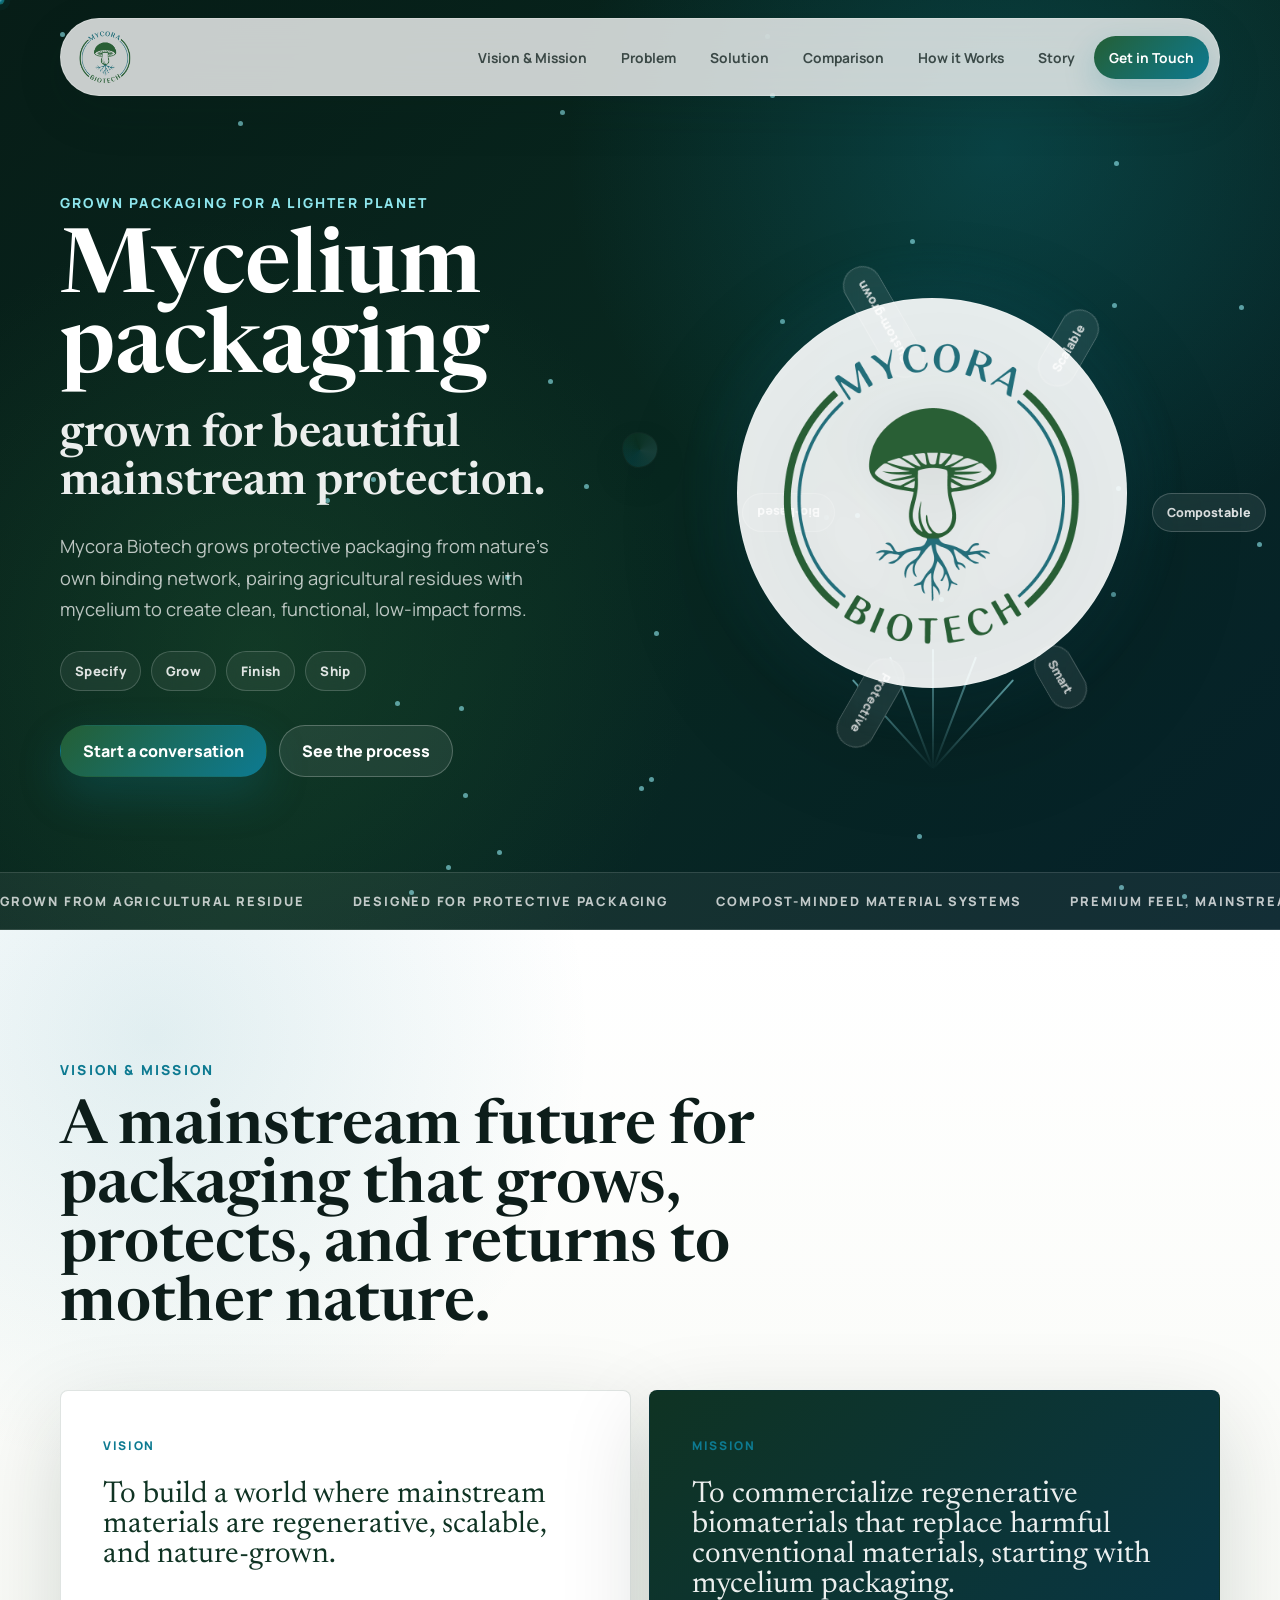
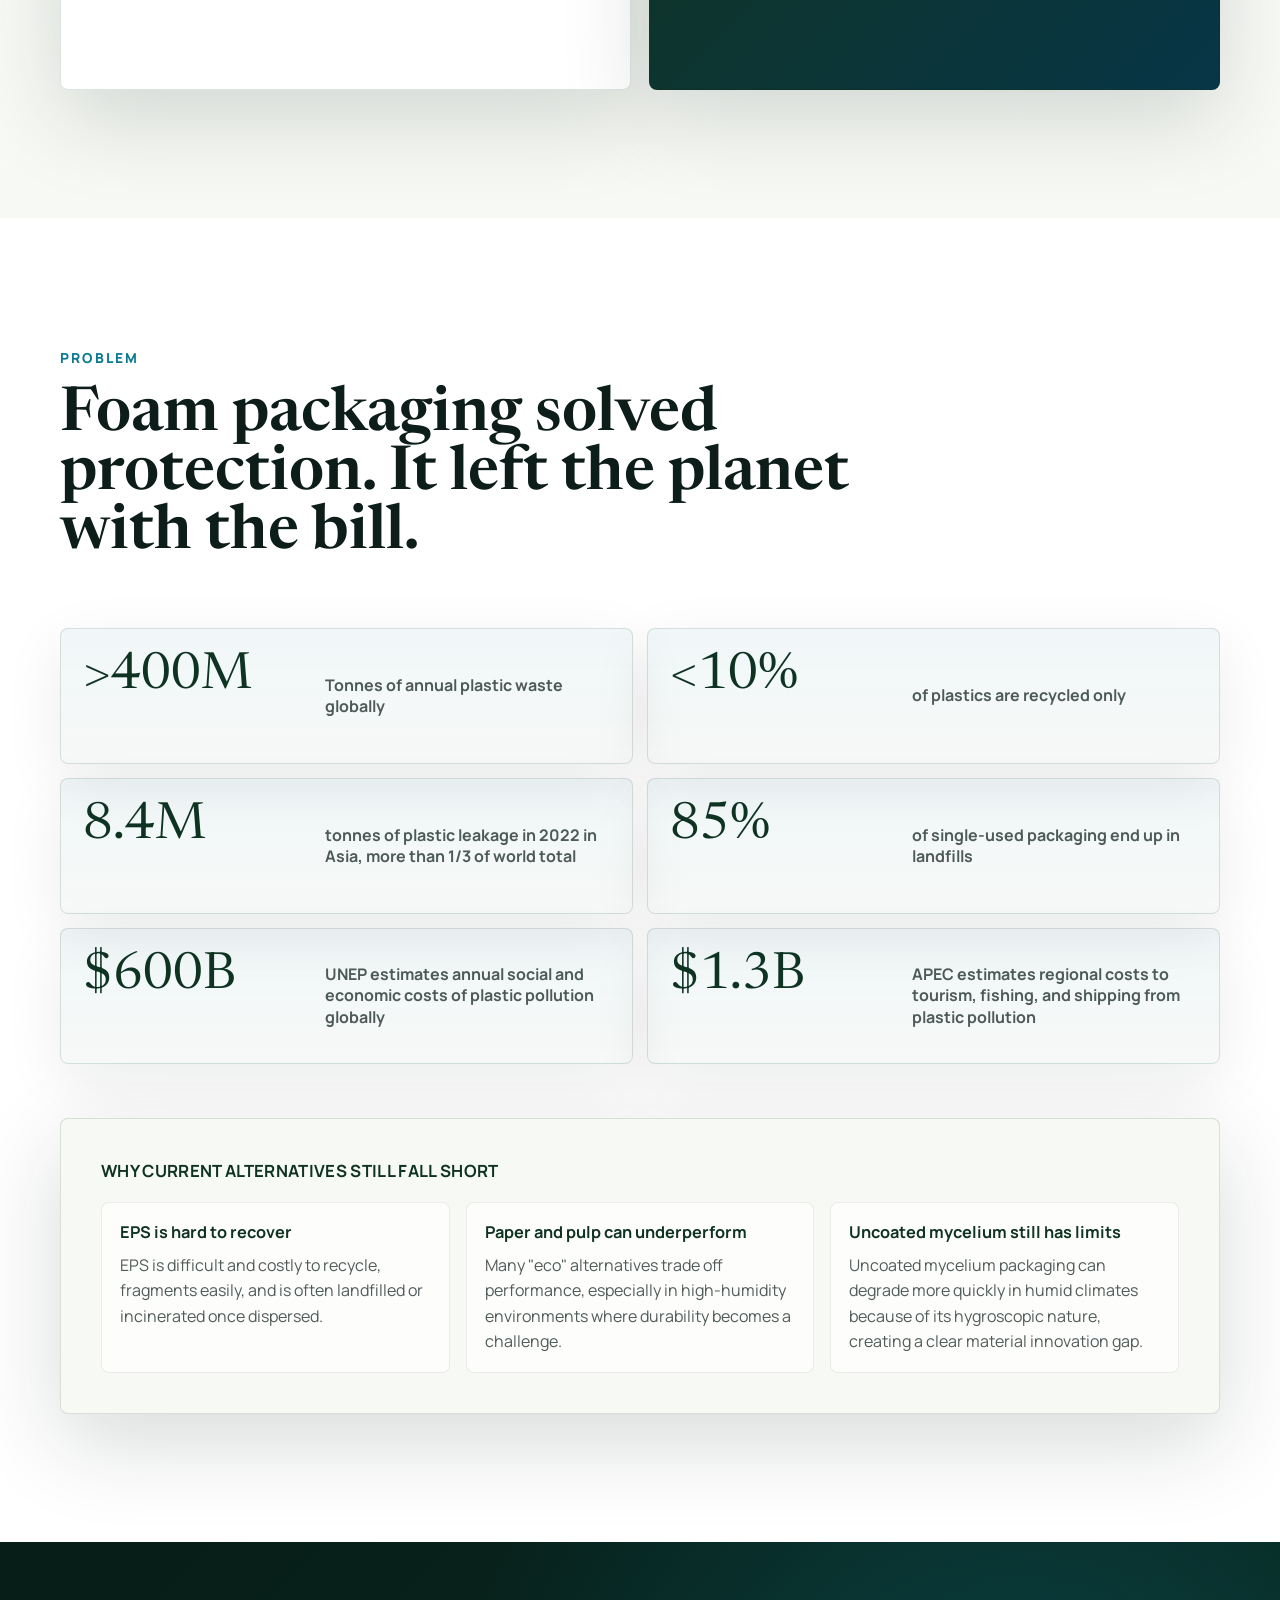
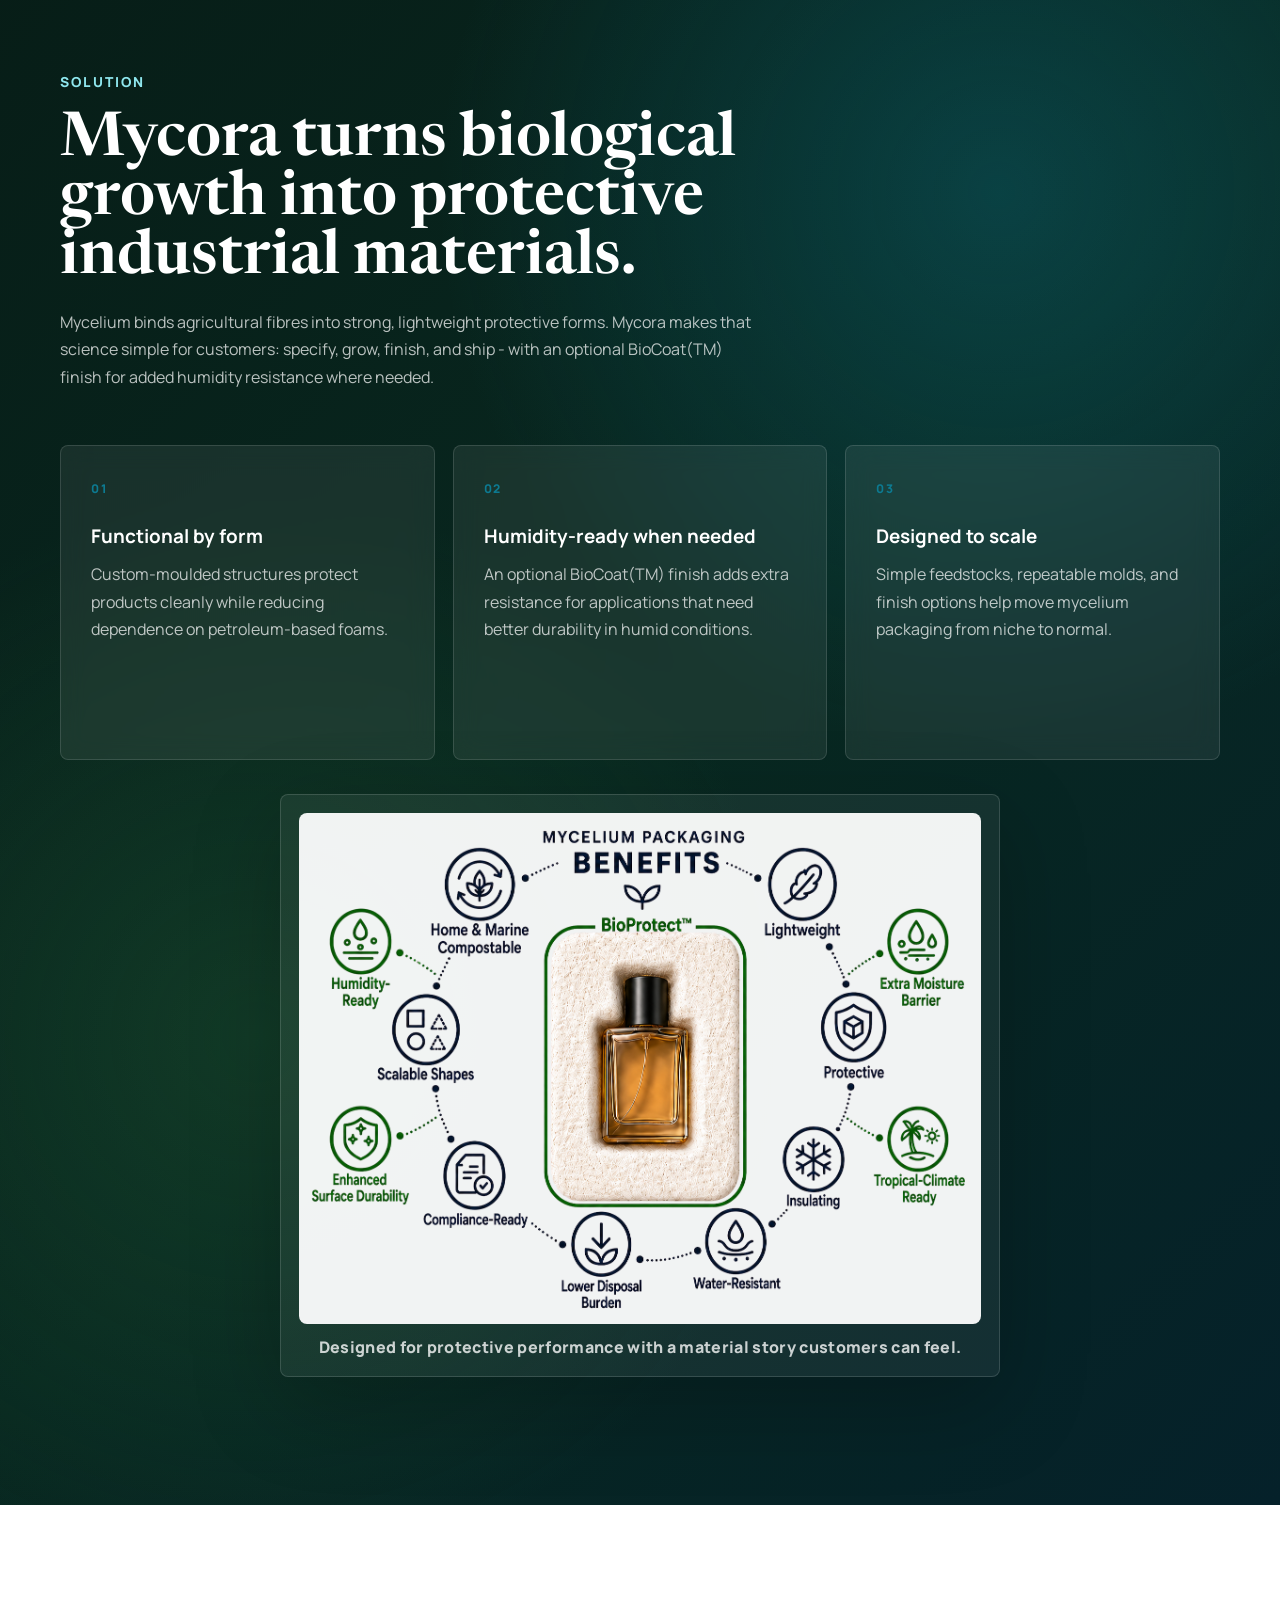
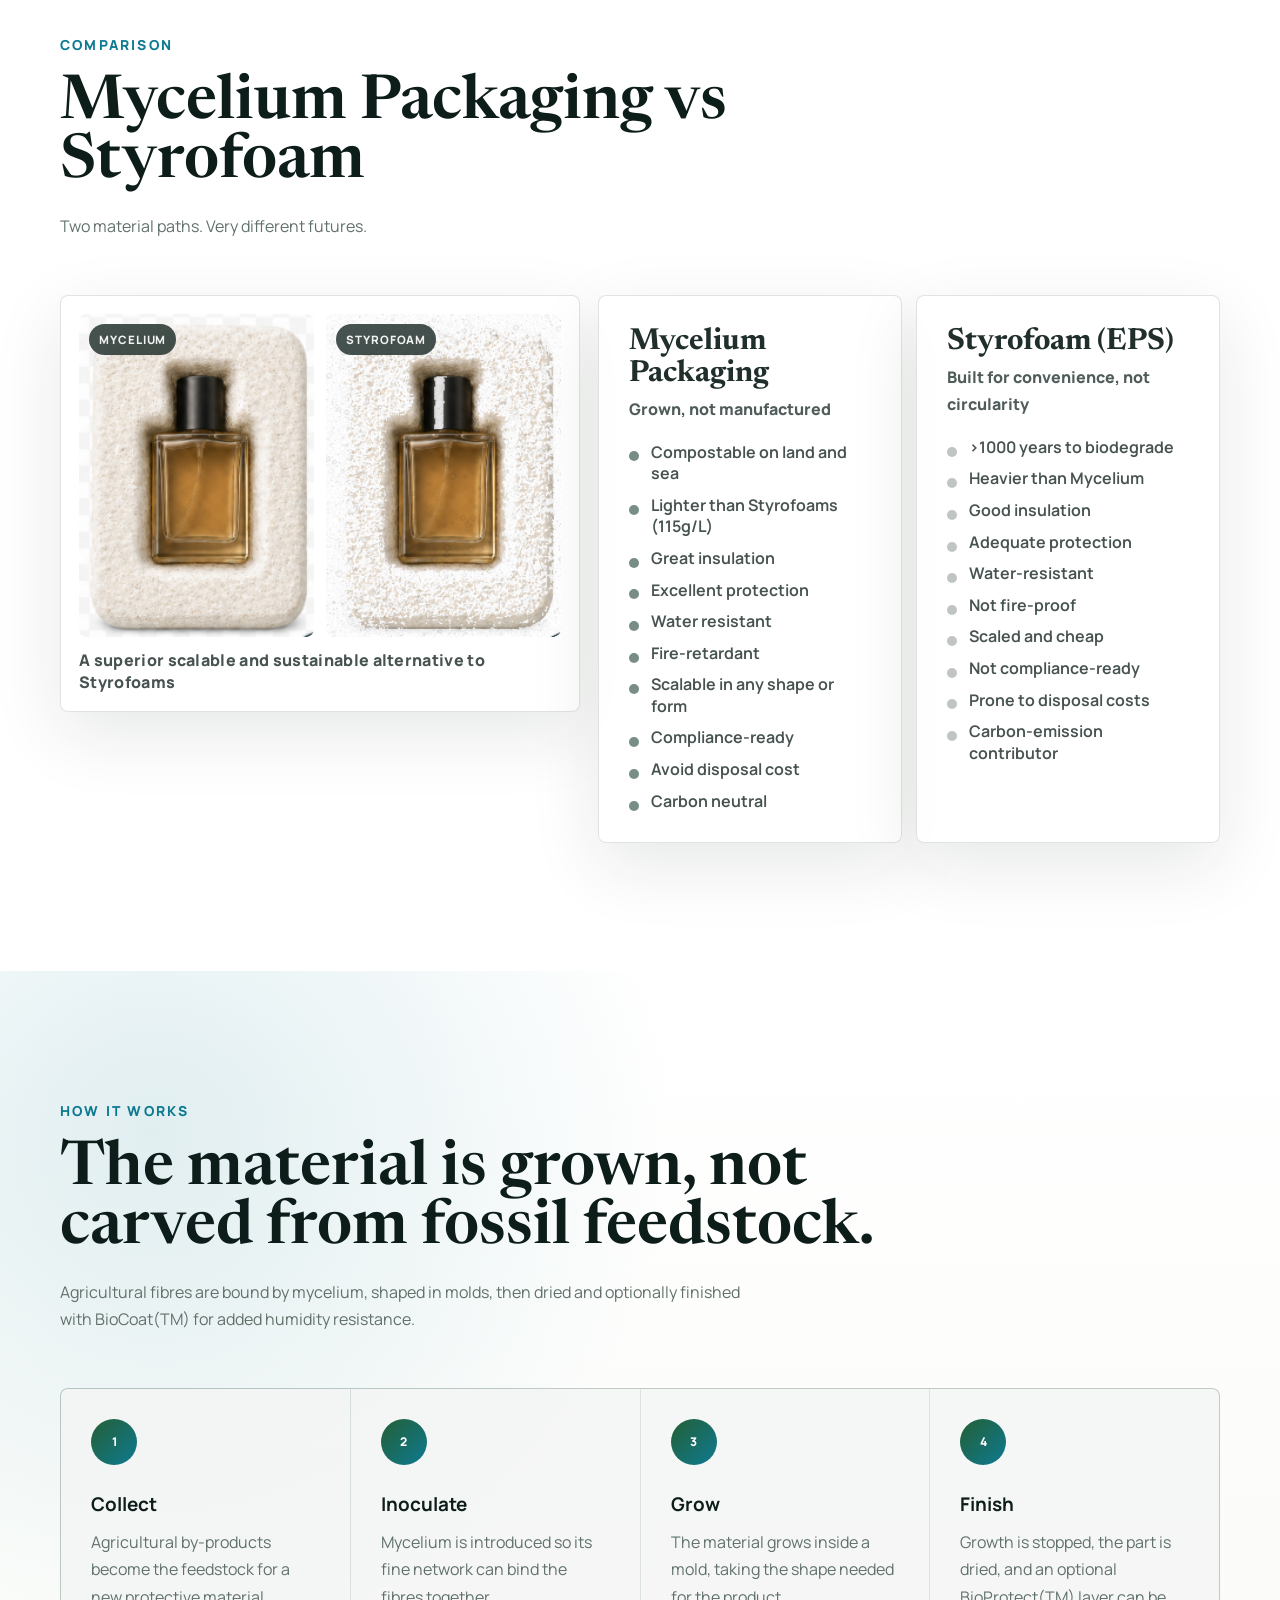
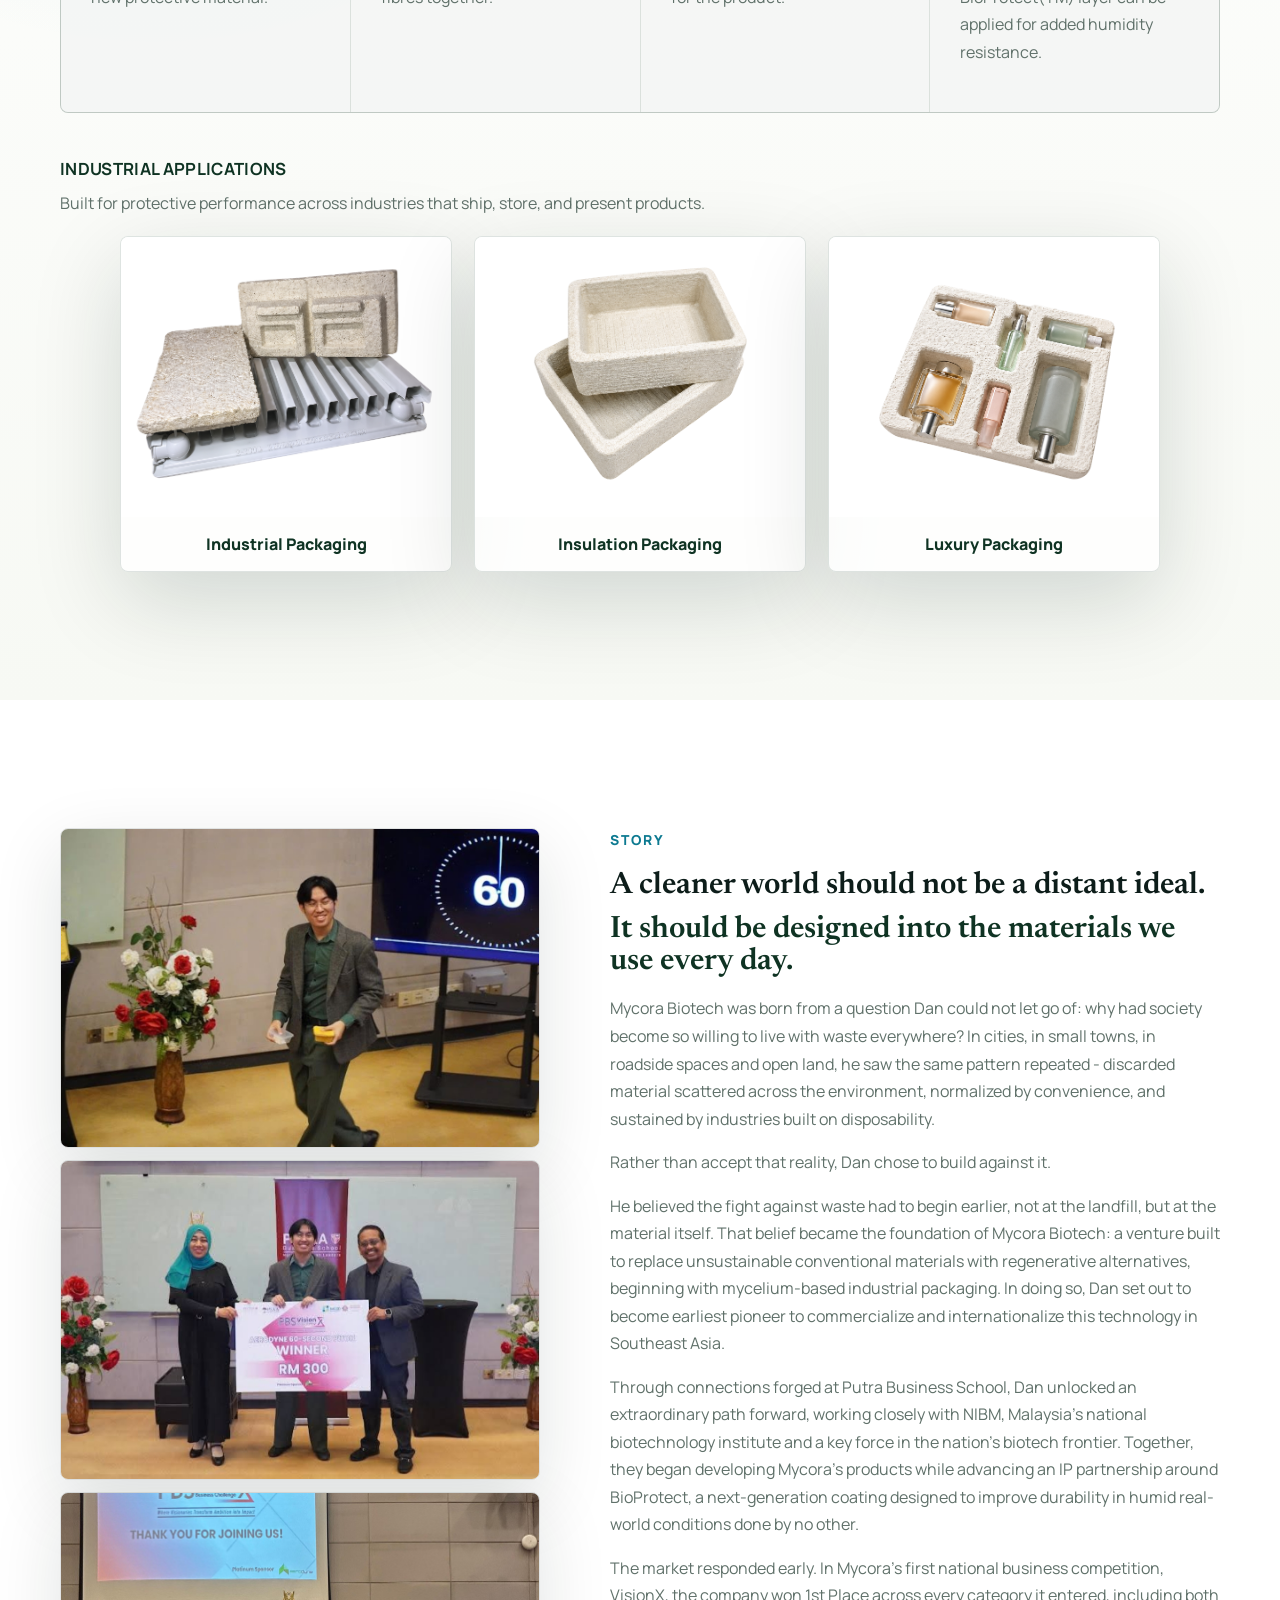
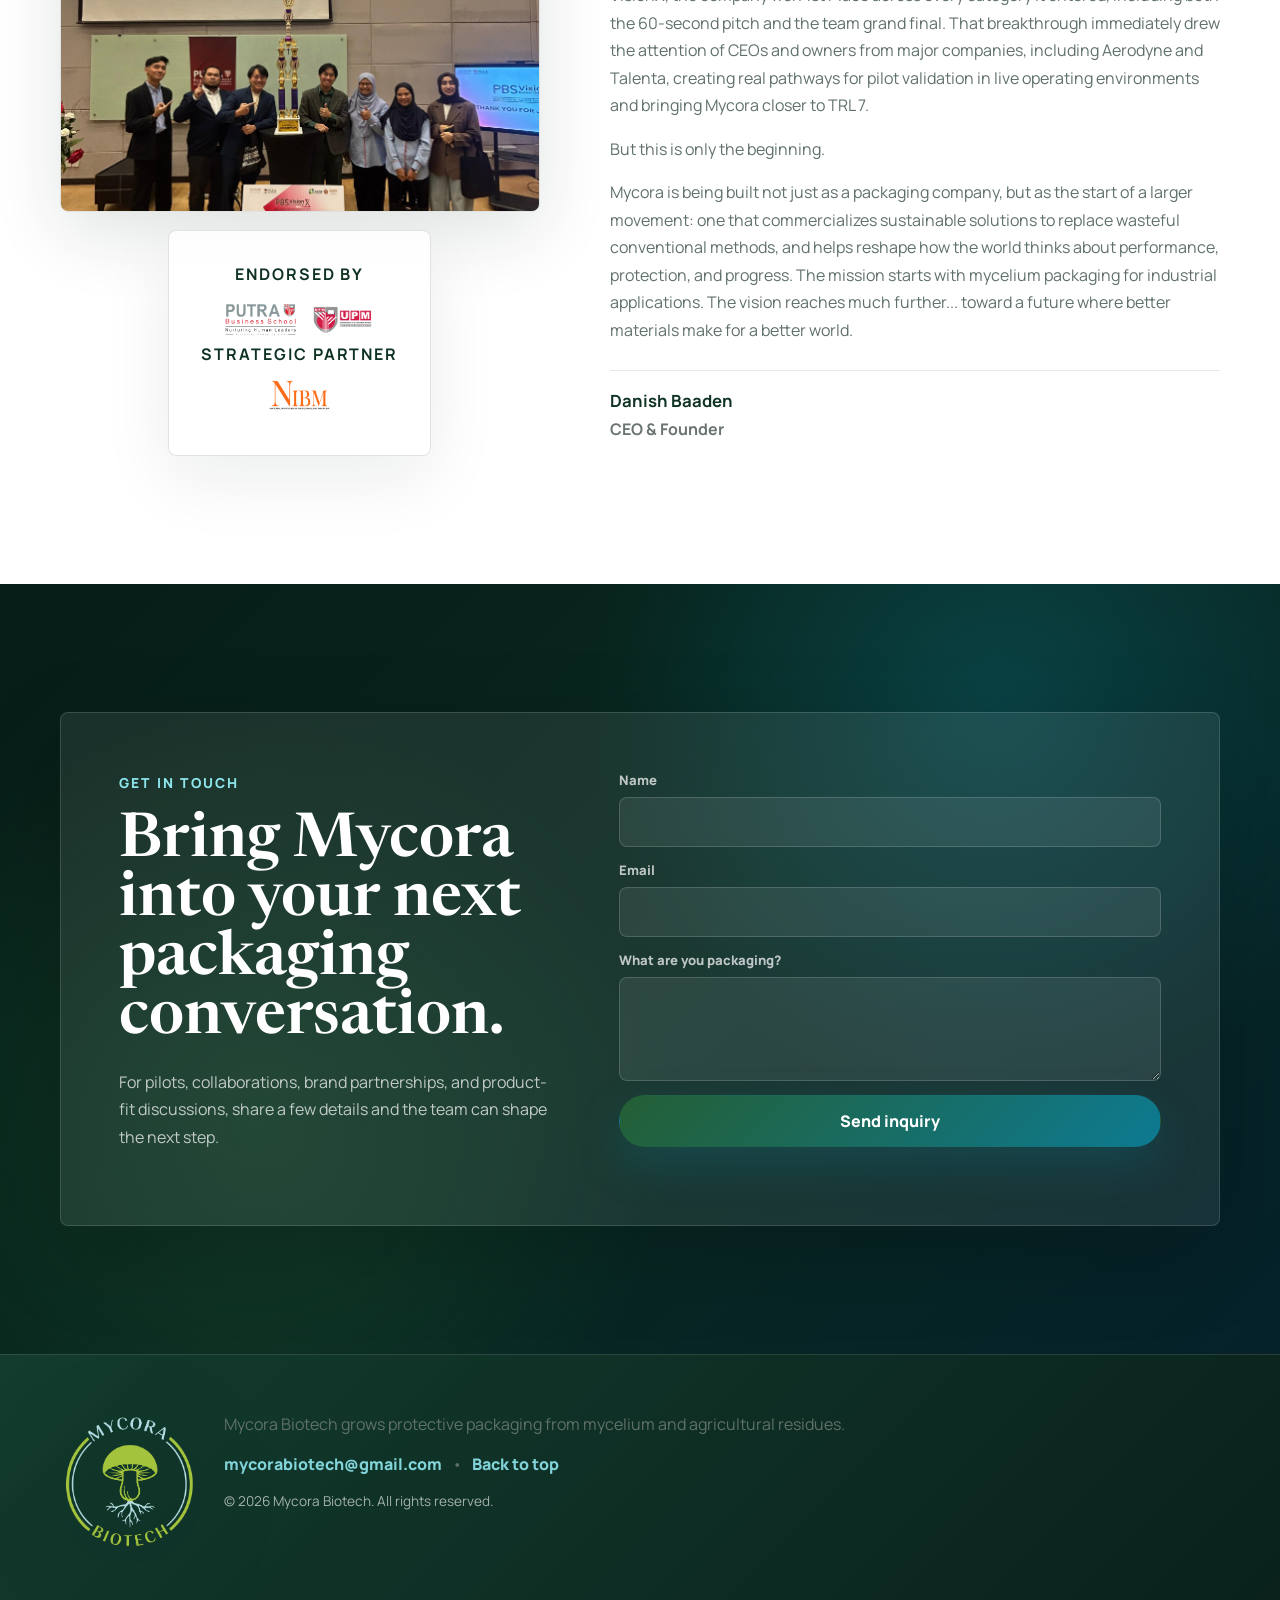
<file: docs/index.html>
﻿<!doctype html>
<html lang="en">
  <head>
    <meta charset="UTF-8" />
    <meta name="viewport" content="width=device-width, initial-scale=1.0" />
    <title>Mycora Biotech | Mycelium Packaging for a Mainstream Future</title>
    <meta
      name="description"
      content="Mycora Biotech creates functional, high-quality mycelium packaging designed to move sustainable protective packaging from premium niche to global mainstream."
    />
    <meta name="theme-color" content="#0f3323" />
    <link rel="icon" href="assets/favicon.png" type="image/png" />
    <link rel="shortcut icon" href="assets/favicon.png" type="image/png" />
    <link rel="apple-touch-icon" href="assets/favicon.png" />
    <link rel="preconnect" href="https://fonts.googleapis.com" />
    <link rel="preconnect" href="https://fonts.gstatic.com" crossorigin />
    <link
      href="https://fonts.googleapis.com/css2?family=Manrope:wght@300;400;500;600;700;800&family=Newsreader:opsz,wght@6..72,500;6..72,600&display=swap"
      rel="stylesheet"
    />
    <link rel="stylesheet" href="styles.css" />
  </head>
  <body>
    <div class="cursor" aria-hidden="true"></div>
    <div class="cursor-ring" aria-hidden="true"></div>

    <header class="site-header" data-header>
      <a class="brand" href="#top" aria-label="Mycora Biotech home">
        <img src="assets/mycora-logo.png" alt="Mycora Biotech logo" />
      </a>
      <button class="menu-toggle" type="button" aria-label="Open navigation" aria-expanded="false" data-menu-toggle>
        <span></span>
        <span></span>
      </button>
      <nav class="nav-links" data-nav>
        <a href="#vision">Vision &amp; Mission</a>
        <a href="#problem">Problem</a>
        <a href="#solution">Solution</a>
        <a href="#compare">Comparison</a>
        <a href="#how">How it Works</a>
        <a href="#story">Story</a>
        <a class="nav-cta" href="#contact">Get in Touch</a>
      </nav>
    </header>

    <main id="top">
      <section class="hero section-dark">
        <div class="hero-particles" aria-hidden="true"></div>
        <div class="hero-grid">
            <div class="hero-copy reveal">
              <p class="eyebrow">Grown packaging for a lighter planet</p>
            <h1>
              <span class="hero-title">Mycelium packaging</span>
              <span class="hero-subtitle">grown for beautiful mainstream protection.</span>
            </h1>
            <p class="hero-lede">
              Mycora Biotech grows protective packaging from nature's own binding network, pairing agricultural
              residues with mycelium to create clean, functional, low-impact forms.
            </p>
            <div class="hero-chips" aria-label="Process highlights">
              <span>Specify</span>
              <span>Grow</span>
              <span>Finish</span>
              <span>Ship</span>
            </div>
            <div class="hero-actions">
              <a class="button primary" href="#contact">Start a conversation</a>
              <a class="button ghost" href="#how">See the process</a>
            </div>
          </div>

          <div class="hero-stage reveal reveal-delay-1" aria-label="Animated Mycora mycelium packaging system">
            <div class="stage-glow"></div>
            <div class="orbit orbit-one">
              <span>Compostable</span>
              <span>Protective</span>
              <span>Custom-grown</span>
            </div>
            <div class="orbit orbit-two">
              <span>Smart</span>
              <span>Bio-based</span>
              <span>Scalable</span>
            </div>
            <div class="logo-shell">
              <img src="assets/mycora-logo.png" alt="" />
            </div>
            <div class="root-lines" aria-hidden="true">
              <i></i><i></i><i></i><i></i><i></i>
            </div>
          </div>
        </div>
        <div class="ticker" aria-hidden="true">
          <div class="ticker-track">
            <span>grown from agricultural residue</span>
            <span>designed for protective packaging</span>
            <span>compost-minded material systems</span>
            <span>premium feel, mainstream ambition</span>
            <span>grown from agricultural residue</span>
            <span>designed for protective packaging</span>
            <span>compost-minded material systems</span>
            <span>premium feel, mainstream ambition</span>
          </div>
        </div>
      </section>

      <section id="vision" class="section section-light vision-section">
        <div class="section-heading reveal">
          <p class="eyebrow">Vision &amp; Mission</p>
          <h2>A mainstream future for packaging that grows, protects, and returns to mother nature.</h2>
        </div>
        <div class="statement-grid">
          <article class="statement-card reveal reveal-delay-1">
            <span>Vision</span>
            <p>To build a world where mainstream materials are regenerative, scalable, and nature-grown.</p>
          </article>
          <article class="statement-card dark-card reveal reveal-delay-2">
            <span>Mission</span>
            <p>To commercialize regenerative biomaterials that replace harmful conventional materials, starting with mycelium packaging.</p>
          </article>
        </div>
      </section>

      <section id="problem" class="section section-white problem-section">
        <div class="section-heading reveal">
          <p class="eyebrow">Problem</p>
          <h2>Foam packaging solved protection. It left the planet with the bill.</h2>
        </div>
        <div class="problem-grid reveal reveal-delay-2" aria-label="Plastic waste impact highlights">
          <article class="impact-card">
            <span class="impact-num">&gt;400M</span>
            <span class="impact-desc">Tonnes of annual plastic waste globally</span>
          </article>
          <article class="impact-card">
            <span class="impact-num">&lt;10%</span>
            <span class="impact-desc">of plastics are recycled only</span>
          </article>
          <article class="impact-card">
            <span class="impact-num">8.4M</span>
            <span class="impact-desc">tonnes of plastic leakage in 2022 in Asia, more than 1/3 of world total</span>
          </article>
          <article class="impact-card">
            <span class="impact-num">85%</span>
            <span class="impact-desc">of single-used packaging end up in landfills</span>
          </article>
          <article class="impact-card">
            <span class="impact-num">$600B</span>
            <span class="impact-desc">
              UNEP estimates annual social and economic costs of plastic pollution globally
            </span>
          </article>
          <article class="impact-card">
            <span class="impact-num">$1.3B</span>
            <span class="impact-desc">
              APEC estimates regional costs to tourism, fishing, and shipping from plastic pollution
            </span>
          </article>
        </div>

        <div class="fall-short reveal reveal-delay-3">
          <h3>Why current alternatives still fall short</h3>
          <div class="fall-short-list">
            <article>
              <strong>EPS is hard to recover</strong>
              <p>
                EPS is difficult and costly to recycle, fragments easily, and is often landfilled or incinerated once
                dispersed.
              </p>
            </article>
            <article>
              <strong>Paper and pulp can underperform</strong>
              <p>
                Many "eco" alternatives trade off performance, especially in high-humidity environments where
                durability becomes a challenge.
              </p>
            </article>
            <article>
              <strong>Uncoated mycelium still has limits</strong>
              <p>
                Uncoated mycelium packaging can degrade more quickly in humid climates because of its hygroscopic
                nature, creating a clear material innovation gap.
              </p>
            </article>
          </div>
        </div>
      </section>

      <section id="solution" class="section section-dark solution-section">
        <div class="section-heading reveal">
          <p class="eyebrow">Solution</p>
          <h2>Mycora turns biological growth into protective industrial materials.</h2>
          <p>
            Mycelium binds agricultural fibres into strong, lightweight protective forms. Mycora makes that science
            simple for customers: specify, grow, finish, and ship - with an optional BioCoat(TM) finish for added humidity
            resistance where needed.
          </p>
        </div>
        <div class="solution-grid">
          <article class="feature reveal reveal-delay-1">
            <span class="feature-icon">01</span>
            <h3>Functional by form</h3>
            <p>Custom-moulded structures protect products cleanly while reducing dependence on petroleum-based foams.</p>
          </article>
          <article class="feature reveal reveal-delay-2">
            <span class="feature-icon">02</span>
            <h3>Humidity-ready when needed</h3>
            <p>
              An optional BioCoat(TM) finish adds extra resistance for applications that need better durability in humid
              conditions.
            </p>
          </article>
          <article class="feature reveal reveal-delay-3">
            <span class="feature-icon">03</span>
            <h3>Designed to scale</h3>
            <p>
              Simple feedstocks, repeatable molds, and finish options help move mycelium packaging from niche to normal.
            </p>
          </article>
        </div>

        <div class="solution-media reveal reveal-delay-2">
          <figure class="diagram-figure">
            <img src="assets/mycelium-benefits-transparent.png" alt="Mycelium packaging benefits diagram" />
            <figcaption>Designed for protective performance with a material story customers can feel.</figcaption>
          </figure>
        </div>
      </section>

      <section id="compare" class="section section-white compare-section">
        <div class="section-heading reveal">
          <p class="eyebrow">Comparison</p>
          <h2>Mycelium Packaging vs Styrofoam</h2>
          <p>Two material paths. Very different futures.</p>
        </div>
        <div class="compare-board reveal reveal-delay-1">
          <figure class="insert-figure compare-figure">
            <div class="insert-grid" aria-label="Mycelium and Styrofoam inserts">
              <div class="insert-shot">
                <span>Mycelium</span>
                <img src="assets/mycelium-insert.png" alt="Mycelium packaging insert holding a perfume bottle" />
              </div>
              <div class="insert-shot insert-shot-eps">
                <span>Styrofoam</span>
                <img src="assets/styrofoam-insert.png" alt="Styrofoam insert holding a perfume bottle" />
              </div>
            </div>
            <figcaption>A superior scalable and sustainable alternative to Styrofoams</figcaption>
          </figure>

          <div class="compare-cols" aria-label="Mycelium vs EPS comparison">
            <article class="compare-col">
              <h3>Mycelium Packaging</h3>
              <p class="compare-sub">Grown, not manufactured</p>
              <ul>
                <li>Compostable on land and sea</li>
                <li>Lighter than Styrofoams (115g/L)</li>
                <li>Great insulation</li>
                <li>Excellent protection</li>
                <li>Water resistant</li>
                <li>Fire-retardant</li>
                <li>Scalable in any shape or form</li>
                <li>Compliance-ready</li>
                <li>Avoid disposal cost</li>
                <li>Carbon neutral</li>
              </ul>
            </article>
            <article class="compare-col eps-col">
              <h3>Styrofoam (EPS)</h3>
              <p class="compare-sub">Built for convenience, not circularity</p>
              <ul>
                <li>&gt;1000 years to biodegrade</li>
                <li>Heavier than Mycelium</li>
                <li>Good insulation</li>
                <li>Adequate protection</li>
                <li>Water-resistant</li>
                <li>Not fire-proof</li>
                <li>Scaled and cheap</li>
                <li>Not compliance-ready</li>
                <li>Prone to disposal costs</li>
                <li>Carbon-emission contributor</li>
              </ul>
            </article>
          </div>
        </div>
      </section>

      <section id="how" class="section section-light process-section">
        <div class="section-heading reveal">
          <p class="eyebrow">How it Works</p>
          <h2>The material is grown, not carved from fossil feedstock.</h2>
          <p class="subline">
            Agricultural fibres are bound by mycelium, shaped in molds, then dried and optionally finished with BioCoat(TM)
            for added humidity resistance.
          </p>
        </div>
        <div class="process-line">
          <article class="process-step reveal">
            <span>1</span>
            <h3>Collect</h3>
            <p>Agricultural by-products become the feedstock for a new protective material.</p>
          </article>
          <article class="process-step reveal reveal-delay-1">
            <span>2</span>
            <h3>Inoculate</h3>
            <p>Mycelium is introduced so its fine network can bind the fibres together.</p>
          </article>
          <article class="process-step reveal reveal-delay-2">
            <span>3</span>
            <h3>Grow</h3>
            <p>The material grows inside a mold, taking the shape needed for the product.</p>
          </article>
          <article class="process-step reveal reveal-delay-3">
            <span>4</span>
            <h3>Finish</h3>
            <p>
              Growth is stopped, the part is dried, and an optional BioProtect(TM) layer can be applied for added humidity
              resistance.
            </p>
          </article>
        </div>

        <div class="apps-block reveal reveal-delay-2">
          <div class="apps-head">
            <h3>Industrial Applications</h3>
            <p>Built for protective performance across industries that ship, store, and present products.</p>
          </div>
          <div class="apps-grid" aria-label="Industrial applications">
            <article class="app-card">
              <img src="assets/industrial-packaging.png" alt="Industrial packaging example" />
              <span>Industrial Packaging</span>
            </article>
            <article class="app-card">
              <img src="assets/insulation-packaging.png" alt="Insulation packaging example" />
              <span>Insulation Packaging</span>
            </article>
            <article class="app-card">
              <img src="assets/luxury-packaging.png" alt="Luxury packaging example" />
              <span>Luxury Packaging</span>
            </article>
          </div>
        </div>
      </section>

      <section id="story" class="section section-white story-section">
        <div class="story-layout story-long">
          <div class="story-visual reveal">
            <div class="story-photos">
              <img src="assets/story-visionx-2.jpeg" alt="Person presenting at a business competition event" />
              <img src="assets/story-visionx-3.jpeg" alt="People holding an award check at an event" />
              <img src="assets/story-visionx-1.jpeg" alt="Group photo with a trophy and a champion banner" />
            </div>

            <div class="story-endorse">
              <h3>Endorsed by</h3>
              <div class="logo-row" aria-label="Endorsed by logos">
                <img src="assets/pbs-logo.png" alt="Putra Business School logo" />
                <img src="assets/upm-logo.png" alt="UPM logo" />
              </div>
              <h3 class="endorse-sub">Strategic partner</h3>
              <div class="logo-row" aria-label="Strategic partner logo">
                <img src="assets/nibm-logo.png" alt="NIBM logo" />
              </div>
            </div>
          </div>
          <div class="reveal reveal-delay-1">
            <p class="eyebrow">Story</p>
            <h2 class="story-headline">
              <span>A cleaner world should not be a distant ideal.</span>
              <span class="story-line2">It should be designed into the materials we use every day.</span>
            </h2>

            <p>
              Mycora Biotech was born from a question Dan could not let go of: why had society become so willing to
              live with waste everywhere? In cities, in small towns, in roadside spaces and open land, he saw the same
              pattern repeated - discarded material scattered across the environment, normalized by convenience, and
              sustained by industries built on disposability.
            </p>
            <p>Rather than accept that reality, Dan chose to build against it.</p>
            <p>
              He believed the fight against waste had to begin earlier, not at the landfill, but at the material
              itself. That belief became the foundation of Mycora Biotech: a venture built to replace unsustainable
              conventional materials with regenerative alternatives, beginning with mycelium-based industrial
              packaging. In doing so, Dan set out to become earliest pioneer to commercialize and internationalize this
              technology in Southeast Asia.
            </p>
            <p>
              Through connections forged at Putra Business School, Dan unlocked an extraordinary path forward, working
              closely with NIBM, Malaysia's national biotechnology institute and a key force in the nation's biotech
              frontier. Together, they began developing Mycora's products while advancing an IP partnership around
              BioProtect, a next-generation coating designed to improve durability in humid real-world conditions done
              by no other.
            </p>
            <p>
              The market responded early. In Mycora's first national business competition, VisionX, the company won 1st
              Place across every category it entered, including both the 60-second pitch and the team grand final. That
              breakthrough immediately drew the attention of CEOs and owners from major companies, including Aerodyne
              and Talenta, creating real pathways for pilot validation in live operating environments and bringing
              Mycora closer to TRL 7.
            </p>
            <p>But this is only the beginning.</p>
            <p>
              Mycora is being built not just as a packaging company, but as the start of a larger movement: one that
              commercializes sustainable solutions to replace wasteful conventional methods, and helps reshape how the
              world thinks about performance, protection, and progress. The mission starts with mycelium packaging for
              industrial applications. The vision reaches much further... toward a future where better materials make
              for a better world.
            </p>

            <div class="story-signature">
              <strong>Danish Baaden</strong>
              <span>CEO &amp; Founder</span>
            </div>
          </div>
        </div>
      </section>

      <section id="contact" class="section section-dark contact-section">
        <div class="contact-shell reveal">
          <div>
            <p class="eyebrow">Get in Touch</p>
            <h2>Bring Mycora into your next packaging conversation.</h2>
            <p>
              For pilots, collaborations, brand partnerships, and product-fit discussions, share a few details and the
              team can shape the next step.
            </p>
          </div>
          <form class="contact-form" action="mailto:hello@mycora.biotech" method="post" enctype="text/plain">
            <label>
              <span>Name</span>
              <input name="name" autocomplete="name" required />
            </label>
            <label>
              <span>Email</span>
              <input type="email" name="email" autocomplete="email" required />
            </label>
            <label>
              <span>What are you packaging?</span>
              <textarea name="message" rows="4" required></textarea>
            </label>
            <button class="button primary" type="submit">Send inquiry</button>
          </form>
        </div>
      </section>
    </main>

    <footer class="site-footer">
      <div class="footer-inner">
        <img class="footer-mark" src="assets/mycora-secondary-logo.png" alt="Mycora Biotech" />
        <div class="footer-meta">
          <p>Mycora Biotech grows protective packaging from mycelium and agricultural residues.</p>
          <p class="footer-links">
            <a href="mailto:mycorabiotech@gmail.com">mycorabiotech@gmail.com</a>
            <span aria-hidden="true">•</span>
            <a href="#top">Back to top</a>
          </p>
          <p class="footer-small">© <span id="year"></span> Mycora Biotech. All rights reserved.</p>
        </div>
      </div>
    </footer>

    <script src="script.js"></script>
  </body>
</html>
</file>
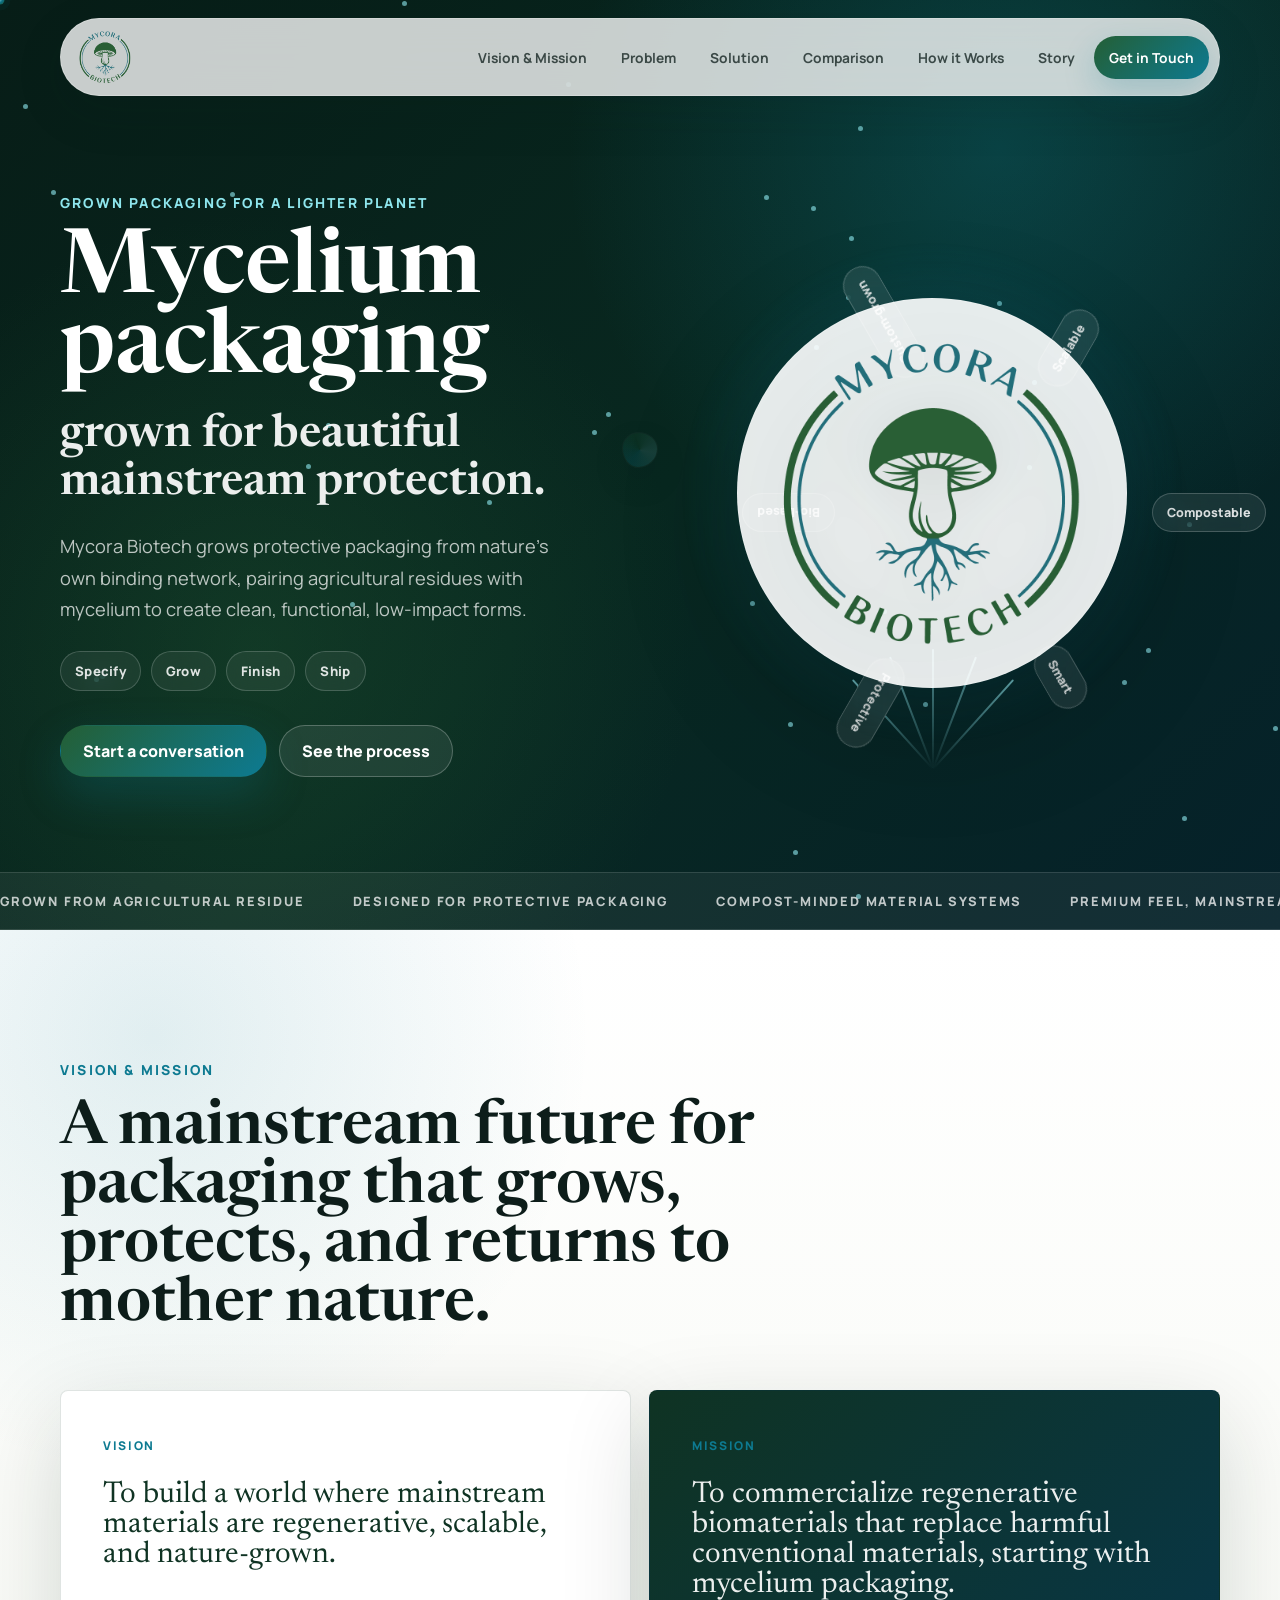
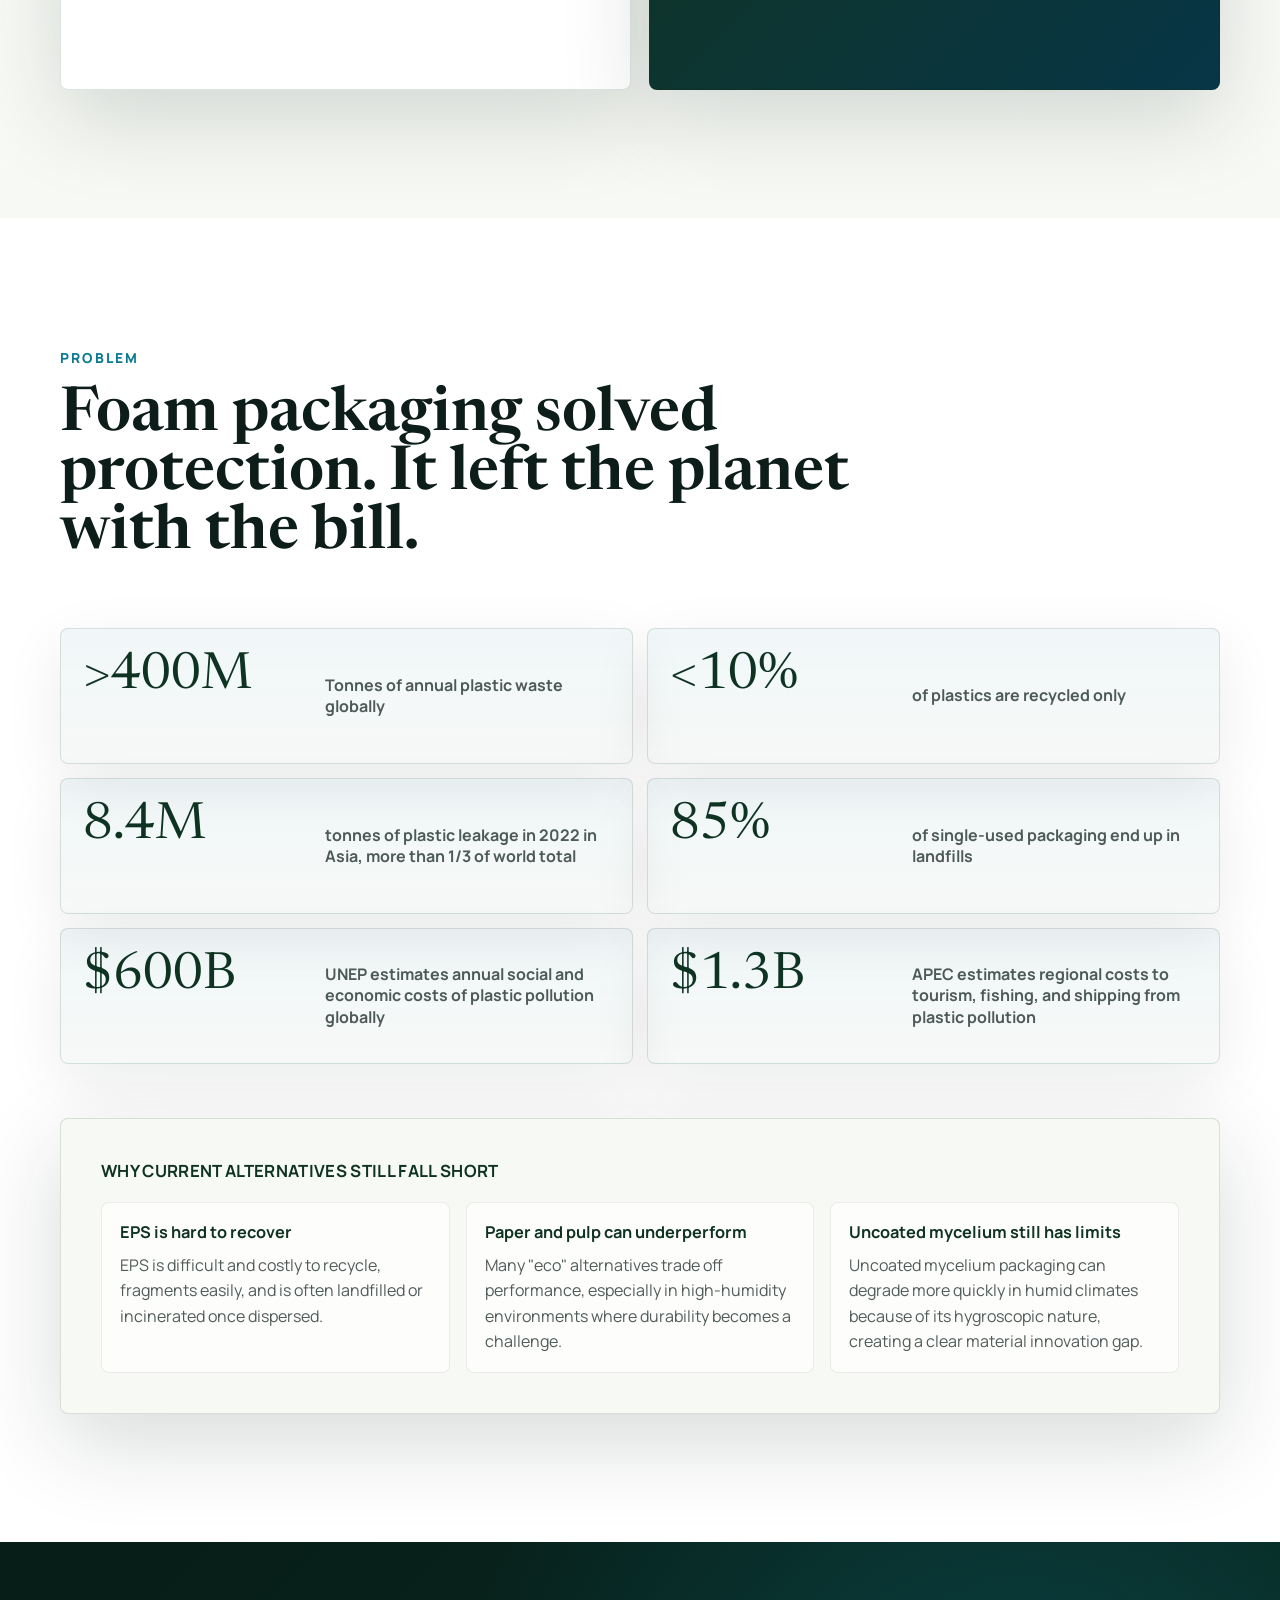
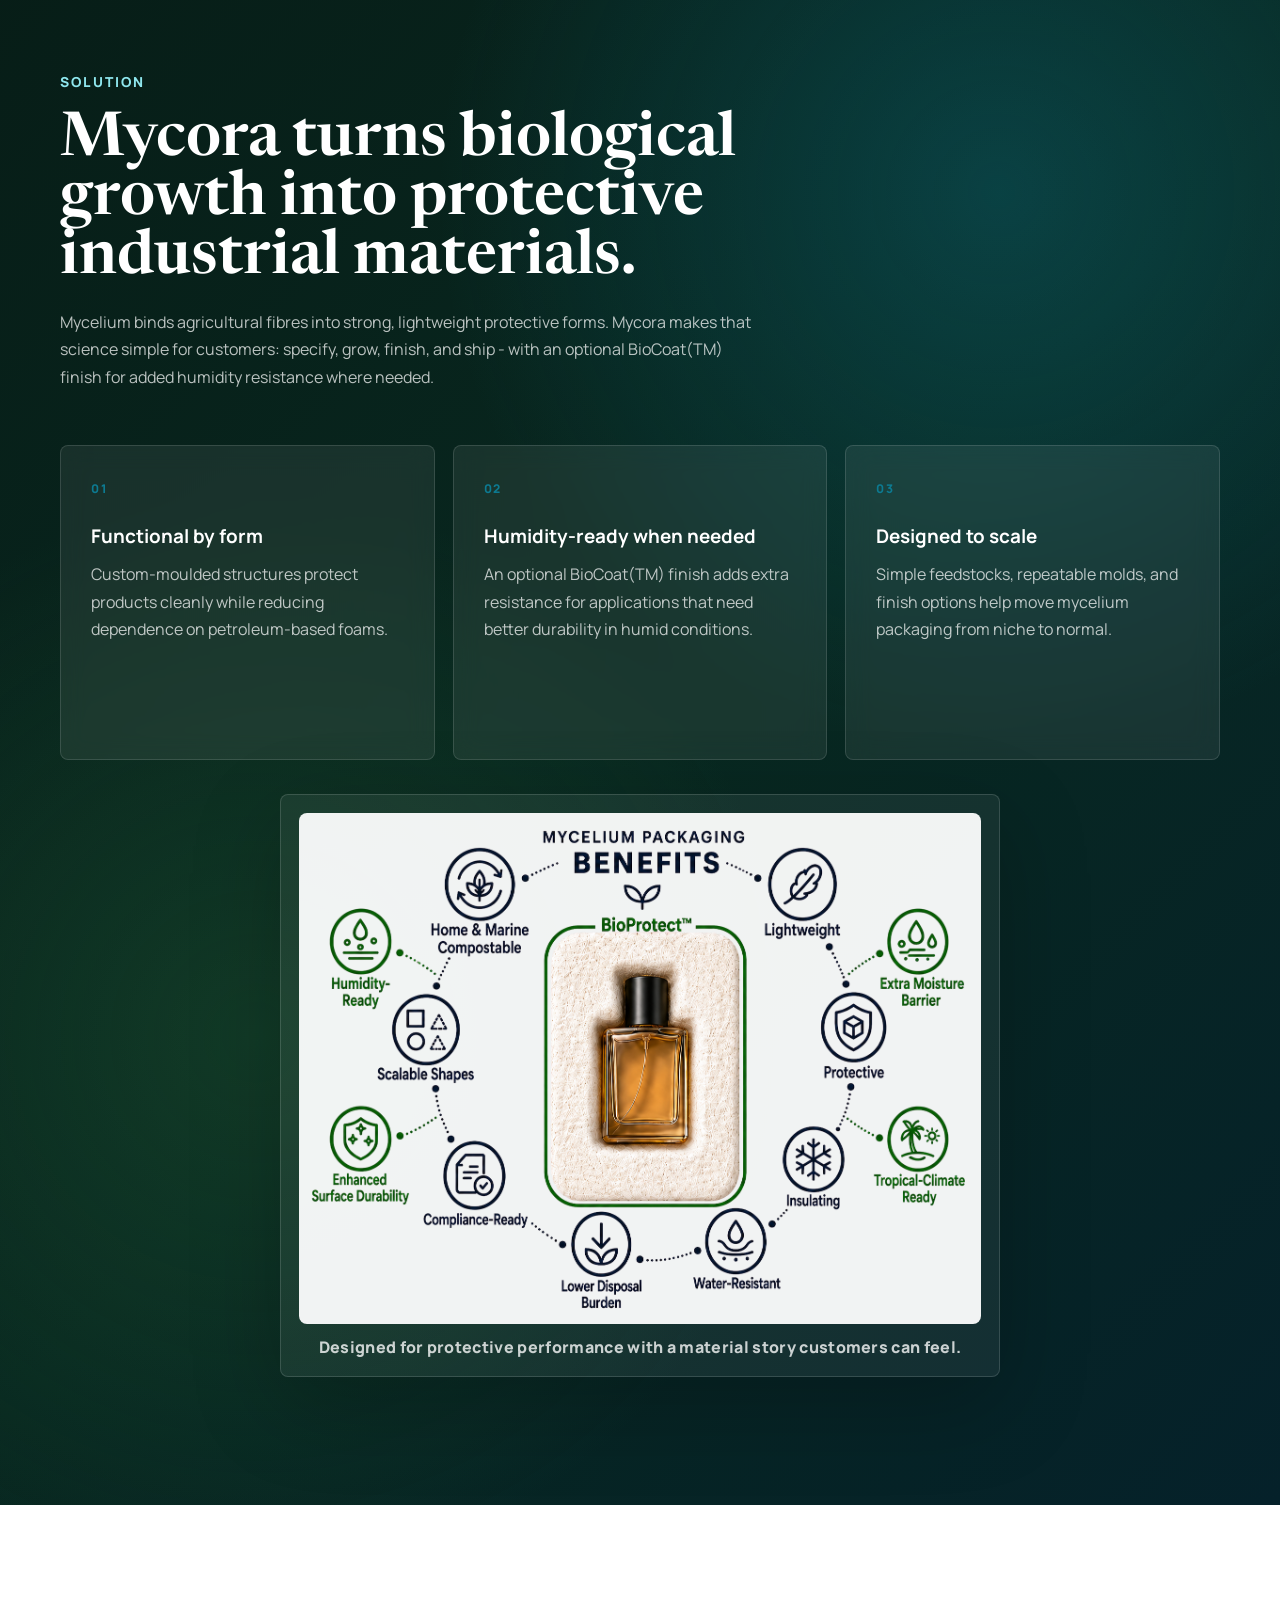
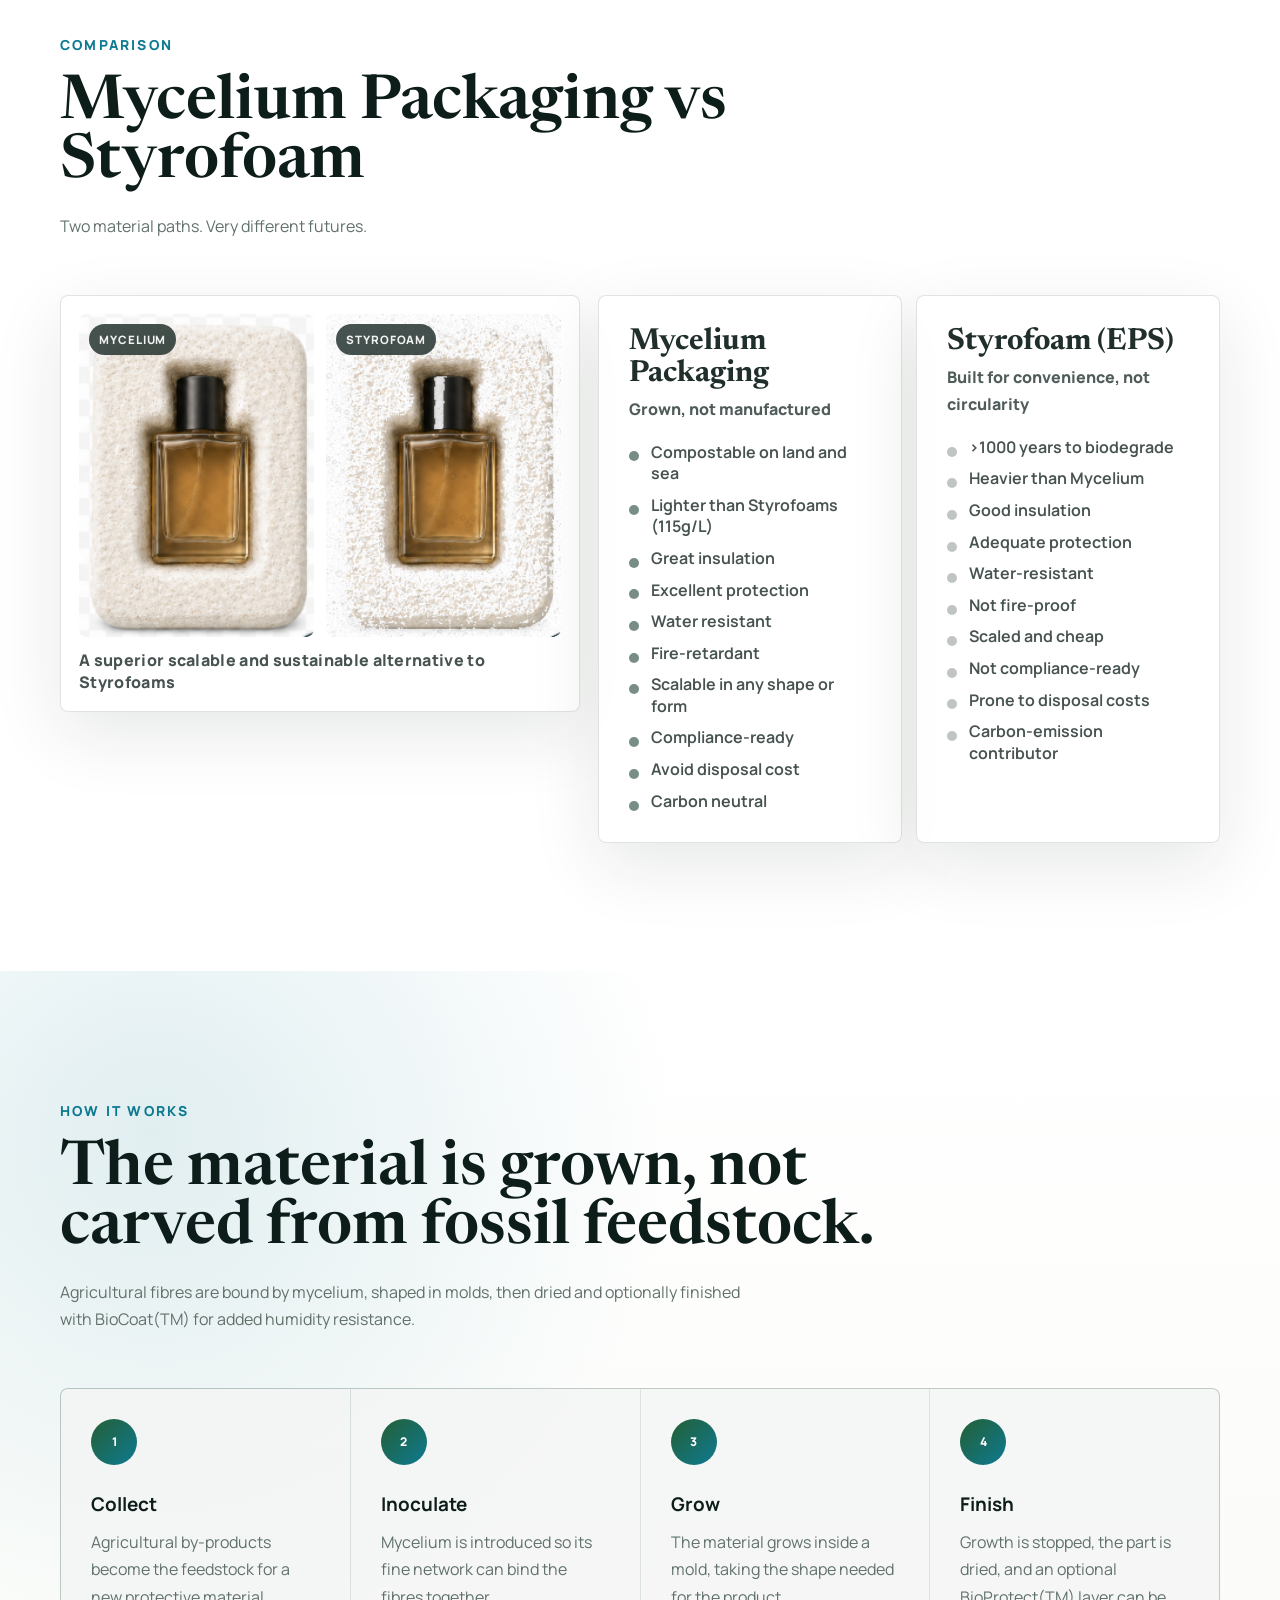
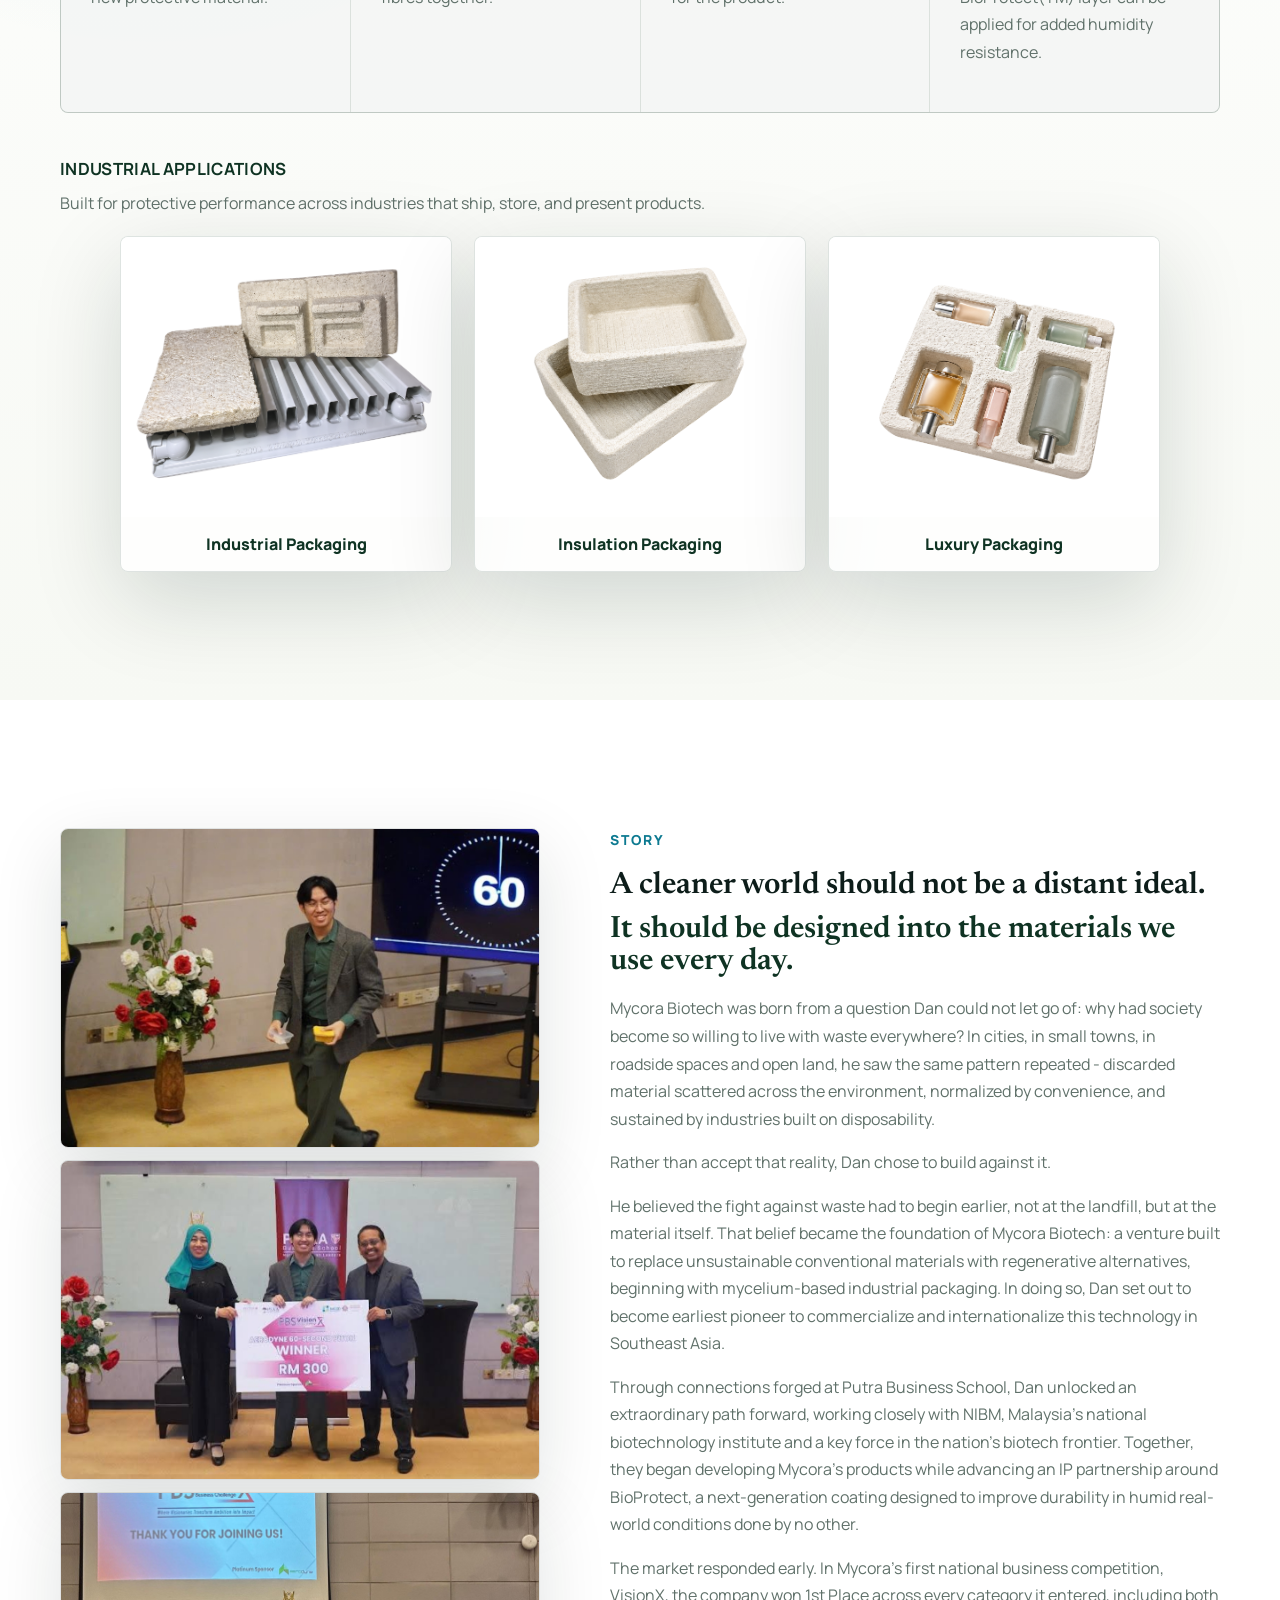
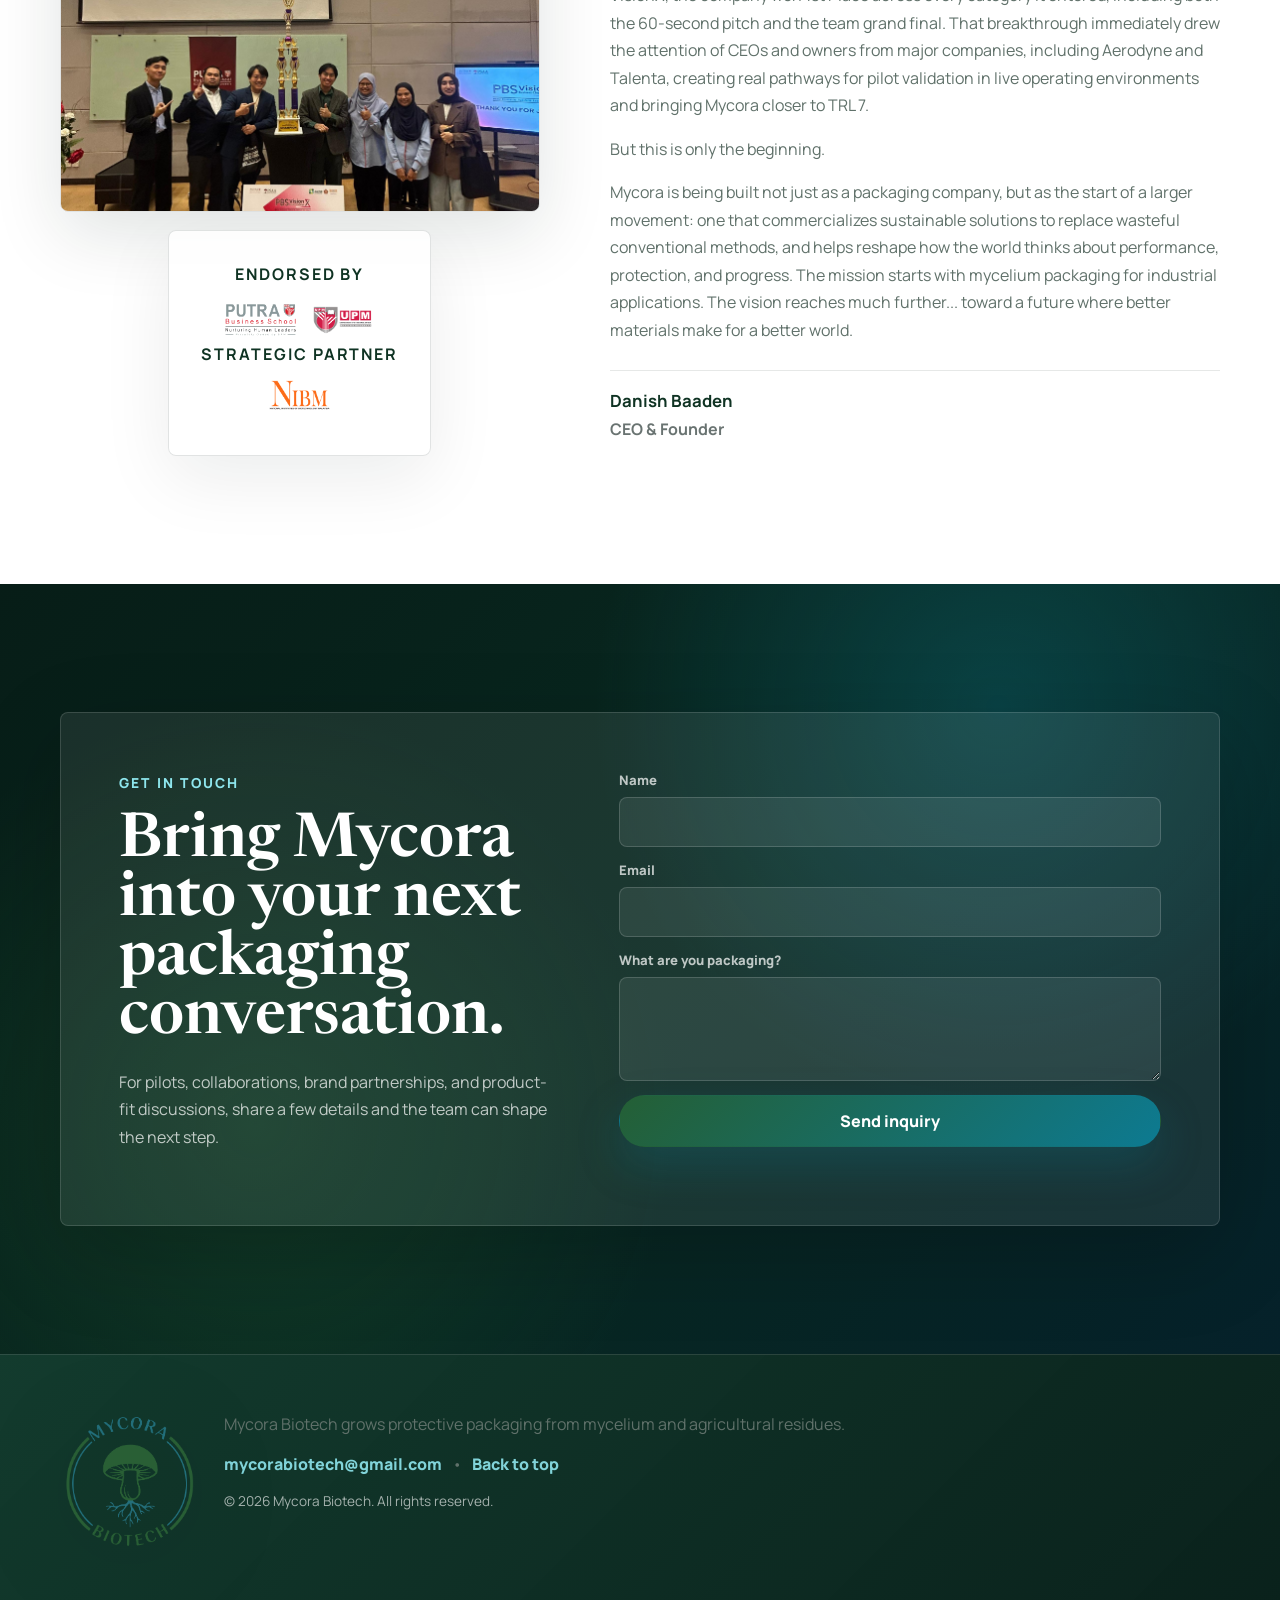
<file: website/index.html>
﻿<!doctype html>
<html lang="en">
  <head>
    <meta charset="UTF-8" />
    <meta name="viewport" content="width=device-width, initial-scale=1.0" />
    <title>Mycora Biotech | Mycelium Packaging for a Mainstream Future</title>
    <meta
      name="description"
      content="Mycora Biotech creates functional, high-quality mycelium packaging designed to move sustainable protective packaging from premium niche to global mainstream."
    />
    <meta name="theme-color" content="#0f3323" />
    <link rel="icon" href="assets/favicon.png" type="image/png" />
    <link rel="shortcut icon" href="assets/favicon.png" type="image/png" />
    <link rel="apple-touch-icon" href="assets/favicon.png" />
    <link rel="preconnect" href="https://fonts.googleapis.com" />
    <link rel="preconnect" href="https://fonts.gstatic.com" crossorigin />
    <link
      href="https://fonts.googleapis.com/css2?family=Manrope:wght@300;400;500;600;700;800&family=Newsreader:opsz,wght@6..72,500;6..72,600&display=swap"
      rel="stylesheet"
    />
    <link rel="stylesheet" href="styles.css" />
  </head>
  <body>
    <div class="cursor" aria-hidden="true"></div>
    <div class="cursor-ring" aria-hidden="true"></div>

    <header class="site-header" data-header>
      <a class="brand" href="#top" aria-label="Mycora Biotech home">
        <img src="assets/mycora-logo.png" alt="Mycora Biotech logo" />
      </a>
      <button class="menu-toggle" type="button" aria-label="Open navigation" aria-expanded="false" data-menu-toggle>
        <span></span>
        <span></span>
      </button>
      <nav class="nav-links" data-nav>
        <a href="#vision">Vision &amp; Mission</a>
        <a href="#problem">Problem</a>
        <a href="#solution">Solution</a>
        <a href="#compare">Comparison</a>
        <a href="#how">How it Works</a>
        <a href="#story">Story</a>
        <a class="nav-cta" href="#contact">Get in Touch</a>
      </nav>
    </header>

    <main id="top">
      <section class="hero section-dark">
        <div class="hero-particles" aria-hidden="true"></div>
        <div class="hero-grid">
            <div class="hero-copy reveal">
              <p class="eyebrow">Grown packaging for a lighter planet</p>
            <h1>
              <span class="hero-title">Mycelium packaging</span>
              <span class="hero-subtitle">grown for beautiful mainstream protection.</span>
            </h1>
            <p class="hero-lede">
              Mycora Biotech grows protective packaging from nature's own binding network, pairing agricultural
              residues with mycelium to create clean, functional, low-impact forms.
            </p>
            <div class="hero-chips" aria-label="Process highlights">
              <span>Specify</span>
              <span>Grow</span>
              <span>Finish</span>
              <span>Ship</span>
            </div>
            <div class="hero-actions">
              <a class="button primary" href="#contact">Start a conversation</a>
              <a class="button ghost" href="#how">See the process</a>
            </div>
          </div>

          <div class="hero-stage reveal reveal-delay-1" aria-label="Animated Mycora mycelium packaging system">
            <div class="stage-glow"></div>
            <div class="orbit orbit-one">
              <span>Compostable</span>
              <span>Protective</span>
              <span>Custom-grown</span>
            </div>
            <div class="orbit orbit-two">
              <span>Smart</span>
              <span>Bio-based</span>
              <span>Scalable</span>
            </div>
            <div class="logo-shell">
              <img src="assets/mycora-logo.png" alt="" />
            </div>
            <div class="root-lines" aria-hidden="true">
              <i></i><i></i><i></i><i></i><i></i>
            </div>
          </div>
        </div>
        <div class="ticker" aria-hidden="true">
          <div class="ticker-track">
            <span>grown from agricultural residue</span>
            <span>designed for protective packaging</span>
            <span>compost-minded material systems</span>
            <span>premium feel, mainstream ambition</span>
            <span>grown from agricultural residue</span>
            <span>designed for protective packaging</span>
            <span>compost-minded material systems</span>
            <span>premium feel, mainstream ambition</span>
          </div>
        </div>
      </section>

      <section id="vision" class="section section-light vision-section">
        <div class="section-heading reveal">
          <p class="eyebrow">Vision &amp; Mission</p>
          <h2>A mainstream future for packaging that grows, protects, and returns to mother nature.</h2>
        </div>
        <div class="statement-grid">
          <article class="statement-card reveal reveal-delay-1">
            <span>Vision</span>
            <p>To build a world where mainstream materials are regenerative, scalable, and nature-grown.</p>
          </article>
          <article class="statement-card dark-card reveal reveal-delay-2">
            <span>Mission</span>
            <p>To commercialize regenerative biomaterials that replace harmful conventional materials, starting with mycelium packaging.</p>
          </article>
        </div>
      </section>

      <section id="problem" class="section section-white problem-section">
        <div class="section-heading reveal">
          <p class="eyebrow">Problem</p>
          <h2>Foam packaging solved protection. It left the planet with the bill.</h2>
        </div>
        <div class="problem-grid reveal reveal-delay-2" aria-label="Plastic waste impact highlights">
          <article class="impact-card">
            <span class="impact-num">&gt;400M</span>
            <span class="impact-desc">Tonnes of annual plastic waste globally</span>
          </article>
          <article class="impact-card">
            <span class="impact-num">&lt;10%</span>
            <span class="impact-desc">of plastics are recycled only</span>
          </article>
          <article class="impact-card">
            <span class="impact-num">8.4M</span>
            <span class="impact-desc">tonnes of plastic leakage in 2022 in Asia, more than 1/3 of world total</span>
          </article>
          <article class="impact-card">
            <span class="impact-num">85%</span>
            <span class="impact-desc">of single-used packaging end up in landfills</span>
          </article>
          <article class="impact-card">
            <span class="impact-num">$600B</span>
            <span class="impact-desc">
              UNEP estimates annual social and economic costs of plastic pollution globally
            </span>
          </article>
          <article class="impact-card">
            <span class="impact-num">$1.3B</span>
            <span class="impact-desc">
              APEC estimates regional costs to tourism, fishing, and shipping from plastic pollution
            </span>
          </article>
        </div>

        <div class="fall-short reveal reveal-delay-3">
          <h3>Why current alternatives still fall short</h3>
          <div class="fall-short-list">
            <article>
              <strong>EPS is hard to recover</strong>
              <p>
                EPS is difficult and costly to recycle, fragments easily, and is often landfilled or incinerated once
                dispersed.
              </p>
            </article>
            <article>
              <strong>Paper and pulp can underperform</strong>
              <p>
                Many "eco" alternatives trade off performance, especially in high-humidity environments where
                durability becomes a challenge.
              </p>
            </article>
            <article>
              <strong>Uncoated mycelium still has limits</strong>
              <p>
                Uncoated mycelium packaging can degrade more quickly in humid climates because of its hygroscopic
                nature, creating a clear material innovation gap.
              </p>
            </article>
          </div>
        </div>
      </section>

      <section id="solution" class="section section-dark solution-section">
        <div class="section-heading reveal">
          <p class="eyebrow">Solution</p>
          <h2>Mycora turns biological growth into protective industrial materials.</h2>
          <p>
            Mycelium binds agricultural fibres into strong, lightweight protective forms. Mycora makes that science
            simple for customers: specify, grow, finish, and ship - with an optional BioCoat(TM) finish for added humidity
            resistance where needed.
          </p>
        </div>
        <div class="solution-grid">
          <article class="feature reveal reveal-delay-1">
            <span class="feature-icon">01</span>
            <h3>Functional by form</h3>
            <p>Custom-moulded structures protect products cleanly while reducing dependence on petroleum-based foams.</p>
          </article>
          <article class="feature reveal reveal-delay-2">
            <span class="feature-icon">02</span>
            <h3>Humidity-ready when needed</h3>
            <p>
              An optional BioCoat(TM) finish adds extra resistance for applications that need better durability in humid
              conditions.
            </p>
          </article>
          <article class="feature reveal reveal-delay-3">
            <span class="feature-icon">03</span>
            <h3>Designed to scale</h3>
            <p>
              Simple feedstocks, repeatable molds, and finish options help move mycelium packaging from niche to normal.
            </p>
          </article>
        </div>

        <div class="solution-media reveal reveal-delay-2">
          <figure class="diagram-figure">
            <img src="assets/mycelium-benefits-transparent.png" alt="Mycelium packaging benefits diagram" />
            <figcaption>Designed for protective performance with a material story customers can feel.</figcaption>
          </figure>
        </div>
      </section>

      <section id="compare" class="section section-white compare-section">
        <div class="section-heading reveal">
          <p class="eyebrow">Comparison</p>
          <h2>Mycelium Packaging vs Styrofoam</h2>
          <p>Two material paths. Very different futures.</p>
        </div>
        <div class="compare-board reveal reveal-delay-1">
          <figure class="insert-figure compare-figure">
            <div class="insert-grid" aria-label="Mycelium and Styrofoam inserts">
              <div class="insert-shot">
                <span>Mycelium</span>
                <img src="assets/mycelium-insert.png" alt="Mycelium packaging insert holding a perfume bottle" />
              </div>
              <div class="insert-shot insert-shot-eps">
                <span>Styrofoam</span>
                <img src="assets/styrofoam-insert.png" alt="Styrofoam insert holding a perfume bottle" />
              </div>
            </div>
            <figcaption>A superior scalable and sustainable alternative to Styrofoams</figcaption>
          </figure>

          <div class="compare-cols" aria-label="Mycelium vs EPS comparison">
            <article class="compare-col">
              <h3>Mycelium Packaging</h3>
              <p class="compare-sub">Grown, not manufactured</p>
              <ul>
                <li>Compostable on land and sea</li>
                <li>Lighter than Styrofoams (115g/L)</li>
                <li>Great insulation</li>
                <li>Excellent protection</li>
                <li>Water resistant</li>
                <li>Fire-retardant</li>
                <li>Scalable in any shape or form</li>
                <li>Compliance-ready</li>
                <li>Avoid disposal cost</li>
                <li>Carbon neutral</li>
              </ul>
            </article>
            <article class="compare-col eps-col">
              <h3>Styrofoam (EPS)</h3>
              <p class="compare-sub">Built for convenience, not circularity</p>
              <ul>
                <li>&gt;1000 years to biodegrade</li>
                <li>Heavier than Mycelium</li>
                <li>Good insulation</li>
                <li>Adequate protection</li>
                <li>Water-resistant</li>
                <li>Not fire-proof</li>
                <li>Scaled and cheap</li>
                <li>Not compliance-ready</li>
                <li>Prone to disposal costs</li>
                <li>Carbon-emission contributor</li>
              </ul>
            </article>
          </div>
        </div>
      </section>

      <section id="how" class="section section-light process-section">
        <div class="section-heading reveal">
          <p class="eyebrow">How it Works</p>
          <h2>The material is grown, not carved from fossil feedstock.</h2>
          <p class="subline">
            Agricultural fibres are bound by mycelium, shaped in molds, then dried and optionally finished with BioCoat(TM)
            for added humidity resistance.
          </p>
        </div>
        <div class="process-line">
          <article class="process-step reveal">
            <span>1</span>
            <h3>Collect</h3>
            <p>Agricultural by-products become the feedstock for a new protective material.</p>
          </article>
          <article class="process-step reveal reveal-delay-1">
            <span>2</span>
            <h3>Inoculate</h3>
            <p>Mycelium is introduced so its fine network can bind the fibres together.</p>
          </article>
          <article class="process-step reveal reveal-delay-2">
            <span>3</span>
            <h3>Grow</h3>
            <p>The material grows inside a mold, taking the shape needed for the product.</p>
          </article>
          <article class="process-step reveal reveal-delay-3">
            <span>4</span>
            <h3>Finish</h3>
            <p>
              Growth is stopped, the part is dried, and an optional BioProtect(TM) layer can be applied for added humidity
              resistance.
            </p>
          </article>
        </div>

        <div class="apps-block reveal reveal-delay-2">
          <div class="apps-head">
            <h3>Industrial Applications</h3>
            <p>Built for protective performance across industries that ship, store, and present products.</p>
          </div>
          <div class="apps-grid" aria-label="Industrial applications">
            <article class="app-card">
              <img src="assets/industrial-packaging.png" alt="Industrial packaging example" />
              <span>Industrial Packaging</span>
            </article>
            <article class="app-card">
              <img src="assets/insulation-packaging.png" alt="Insulation packaging example" />
              <span>Insulation Packaging</span>
            </article>
            <article class="app-card">
              <img src="assets/luxury-packaging.png" alt="Luxury packaging example" />
              <span>Luxury Packaging</span>
            </article>
          </div>
        </div>
      </section>

      <section id="story" class="section section-white story-section">
        <div class="story-layout story-long">
          <div class="story-visual reveal">
            <div class="story-photos">
              <img src="assets/story-visionx-2.jpeg" alt="Person presenting at a business competition event" />
              <img src="assets/story-visionx-3.jpeg" alt="People holding an award check at an event" />
              <img src="assets/story-visionx-1.jpeg" alt="Group photo with a trophy and a champion banner" />
            </div>

            <div class="story-endorse">
              <h3>Endorsed by</h3>
              <div class="logo-row" aria-label="Endorsed by logos">
                <img src="assets/pbs-logo.png" alt="Putra Business School logo" />
                <img src="assets/upm-logo.png" alt="UPM logo" />
              </div>
              <h3 class="endorse-sub">Strategic partner</h3>
              <div class="logo-row" aria-label="Strategic partner logo">
                <img src="assets/nibm-logo.png" alt="NIBM logo" />
              </div>
            </div>
          </div>
          <div class="reveal reveal-delay-1">
            <p class="eyebrow">Story</p>
            <h2 class="story-headline">
              <span>A cleaner world should not be a distant ideal.</span>
              <span class="story-line2">It should be designed into the materials we use every day.</span>
            </h2>

            <p>
              Mycora Biotech was born from a question Dan could not let go of: why had society become so willing to
              live with waste everywhere? In cities, in small towns, in roadside spaces and open land, he saw the same
              pattern repeated - discarded material scattered across the environment, normalized by convenience, and
              sustained by industries built on disposability.
            </p>
            <p>Rather than accept that reality, Dan chose to build against it.</p>
            <p>
              He believed the fight against waste had to begin earlier, not at the landfill, but at the material
              itself. That belief became the foundation of Mycora Biotech: a venture built to replace unsustainable
              conventional materials with regenerative alternatives, beginning with mycelium-based industrial
              packaging. In doing so, Dan set out to become earliest pioneer to commercialize and internationalize this
              technology in Southeast Asia.
            </p>
            <p>
              Through connections forged at Putra Business School, Dan unlocked an extraordinary path forward, working
              closely with NIBM, Malaysia's national biotechnology institute and a key force in the nation's biotech
              frontier. Together, they began developing Mycora's products while advancing an IP partnership around
              BioProtect, a next-generation coating designed to improve durability in humid real-world conditions done
              by no other.
            </p>
            <p>
              The market responded early. In Mycora's first national business competition, VisionX, the company won 1st
              Place across every category it entered, including both the 60-second pitch and the team grand final. That
              breakthrough immediately drew the attention of CEOs and owners from major companies, including Aerodyne
              and Talenta, creating real pathways for pilot validation in live operating environments and bringing
              Mycora closer to TRL 7.
            </p>
            <p>But this is only the beginning.</p>
            <p>
              Mycora is being built not just as a packaging company, but as the start of a larger movement: one that
              commercializes sustainable solutions to replace wasteful conventional methods, and helps reshape how the
              world thinks about performance, protection, and progress. The mission starts with mycelium packaging for
              industrial applications. The vision reaches much further... toward a future where better materials make
              for a better world.
            </p>

            <div class="story-signature">
              <strong>Danish Baaden</strong>
              <span>CEO &amp; Founder</span>
            </div>
          </div>
        </div>
      </section>

      <section id="contact" class="section section-dark contact-section">
        <div class="contact-shell reveal">
          <div>
            <p class="eyebrow">Get in Touch</p>
            <h2>Bring Mycora into your next packaging conversation.</h2>
            <p>
              For pilots, collaborations, brand partnerships, and product-fit discussions, share a few details and the
              team can shape the next step.
            </p>
          </div>
          <form class="contact-form" action="mailto:hello@mycora.biotech" method="post" enctype="text/plain">
            <label>
              <span>Name</span>
              <input name="name" autocomplete="name" required />
            </label>
            <label>
              <span>Email</span>
              <input type="email" name="email" autocomplete="email" required />
            </label>
            <label>
              <span>What are you packaging?</span>
              <textarea name="message" rows="4" required></textarea>
            </label>
            <button class="button primary" type="submit">Send inquiry</button>
          </form>
        </div>
      </section>
    </main>

    <footer class="site-footer">
      <div class="footer-inner">
        <img class="footer-mark" src="assets/mycora-logo.png" alt="Mycora Biotech" />
        <div class="footer-meta">
          <p>Mycora Biotech grows protective packaging from mycelium and agricultural residues.</p>
          <p class="footer-links">
            <a href="mailto:mycorabiotech@gmail.com">mycorabiotech@gmail.com</a>
            <span aria-hidden="true">•</span>
            <a href="#top">Back to top</a>
          </p>
          <p class="footer-small">© <span id="year"></span> Mycora Biotech. All rights reserved.</p>
        </div>
      </div>
    </footer>

    <script src="script.js"></script>
  </body>
</html>
</file>
<file: docs/styles.css>
:root {
  --white: #ffffff;
  --paper: #f7f9f4;
  --mist: #e7f0ed;
  --green: #245f35;
  --green-dark: #0f3323;
  --green-deep: #071d17;
  --blue: #0d7a91;
  --blue-soft: #d8eef2;
  --ink: #0d1d1a;
  --muted: #60716a;
  --line: rgba(15, 51, 35, 0.13);
  --shadow: 0 28px 90px rgba(7, 29, 23, 0.16);
  --ease: cubic-bezier(0.16, 1, 0.3, 1);
}

* {
  box-sizing: border-box;
}

html {
  scroll-behavior: smooth;
}

body {
  margin: 0;
  font-family: "Manrope", system-ui, sans-serif;
  color: var(--ink);
  background: var(--paper);
  cursor: none;
  overflow-x: hidden;
}

a,
button,
input,
textarea {
  font: inherit;
}

a {
  color: inherit;
  text-decoration: none;
}

img {
  display: block;
  max-width: 100%;
}

.cursor,
.cursor-ring {
  position: fixed;
  z-index: 1000;
  left: 0;
  top: 0;
  pointer-events: none;
  transform: translate(-50%, -50%);
}

.cursor {
  width: 9px;
  height: 9px;
  border-radius: 999px;
  background: radial-gradient(circle at 30% 30%, #b9fff7, rgba(13, 122, 145, 0.95) 55%, rgba(36, 95, 53, 0.9));
  box-shadow: 0 0 0 6px rgba(13, 122, 145, 0.08);
  opacity: 0.95;
}

.cursor-ring {
  width: 34px;
  height: 34px;
  border: 0;
  border-radius: 46% 54% 56% 44% / 44% 46% 54% 56%;
  background:
    conic-gradient(
      from 220deg,
      rgba(13, 122, 145, 0.28),
      rgba(36, 95, 53, 0.24),
      rgba(142, 230, 237, 0.18),
      rgba(13, 122, 145, 0.28)
    );
  box-shadow: 0 0 0 1px rgba(255, 255, 255, 0.04), 0 14px 40px rgba(7, 29, 23, 0.18);
  filter: saturate(1.05);
  opacity: 0.68;
  animation: cursor-blob 6.2s ease-in-out infinite;
  transition: width 0.22s var(--ease), height 0.22s var(--ease), opacity 0.22s var(--ease), filter 0.22s var(--ease);
  transform: translate(-50%, -50%) rotate(var(--ring-rot, 0deg));
}

.cursor-ring.is-active {
  width: 50px;
  height: 50px;
  opacity: 0.82;
  filter: saturate(1.15) brightness(1.02);
}

.cursor-ring.is-press {
  width: 58px;
  height: 58px;
  opacity: 0.92;
}

.site-header {
  position: fixed;
  z-index: 100;
  top: 18px;
  left: 50%;
  display: flex;
  width: min(1160px, calc(100% - 32px));
  align-items: center;
  justify-content: space-between;
  gap: 24px;
  padding: 10px 10px 10px 16px;
  border: 1px solid rgba(255, 255, 255, 0.22);
  border-radius: 999px;
  background: rgba(255, 255, 255, 0.78);
  box-shadow: 0 16px 50px rgba(7, 29, 23, 0.12);
  backdrop-filter: blur(24px);
  transform: translateX(-50%);
  animation: slide-down 0.8s var(--ease) both;
}

.brand img {
  width: 56px;
  height: 56px;
  object-fit: contain;
}

.nav-links {
  display: flex;
  align-items: center;
  gap: 4px;
}

.nav-links a {
  padding: 12px 15px;
  border-radius: 999px;
  color: rgba(13, 29, 26, 0.76);
  font-size: 0.86rem;
  font-weight: 700;
  transition: color 0.2s ease, background 0.2s ease, transform 0.2s ease;
}

.nav-links a:hover {
  color: var(--green-dark);
  background: rgba(36, 95, 53, 0.08);
  transform: translateY(-1px);
}

.nav-links .nav-cta {
  color: var(--white);
  background: linear-gradient(135deg, var(--green), var(--blue));
  box-shadow: 0 12px 32px rgba(13, 122, 145, 0.22);
}

.menu-toggle {
  display: none;
}

.section {
  position: relative;
  overflow: hidden;
  padding: 128px max(24px, calc((100vw - 1160px) / 2));
}

.section-dark {
  color: var(--white);
  background:
    radial-gradient(circle at 78% 16%, rgba(13, 122, 145, 0.32), transparent 34%),
    radial-gradient(circle at 20% 70%, rgba(36, 95, 53, 0.34), transparent 36%),
    linear-gradient(135deg, var(--green-deep), #082820 52%, #05212a);
}

.section-light {
  background:
    radial-gradient(circle at 12% 12%, rgba(13, 122, 145, 0.12), transparent 32%),
    linear-gradient(180deg, #ffffff, var(--paper));
}

.section-white {
  background: var(--white);
}

.hero {
  min-height: 100svh;
  padding: 138px max(24px, calc((100vw - 1160px) / 2)) 0;
}

.hero-grid {
  position: relative;
  z-index: 2;
  display: grid;
  min-height: calc(100svh - 190px);
  grid-template-columns: minmax(0, 0.95fr) minmax(360px, 1.05fr);
  align-items: center;
  gap: 64px;
}

.eyebrow {
  margin: 0 0 18px;
  color: var(--blue);
  font-size: 0.86rem;
  font-weight: 800;
  letter-spacing: 0.16em;
  text-transform: uppercase;
}

.section-dark .eyebrow {
  color: #8ee6ed;
}

h1,
h2,
h3,
p {
  margin-top: 0;
}

h1,
h2 {
  font-family: "Newsreader", Georgia, serif;
  letter-spacing: 0;
}

h1 {
  max-width: 720px;
  margin-bottom: 24px;
  font-size: clamp(3.4rem, 5.8vw, 6.6rem);
  font-weight: 600;
  line-height: 0.97;
  overflow-wrap: normal;
}

.hero-title {
  display: block;
  font-size: 1.2em;
  line-height: 0.9;
}

.hero-subtitle {
  display: block;
  margin-top: 18px;
  font-size: 0.62em;
  line-height: 1.05;
  color: rgba(255, 255, 255, 0.92);
}

h2 {
  margin-bottom: 20px;
  font-size: clamp(2.35rem, 4.8vw, 5rem);
  font-weight: 600;
  line-height: 0.96;
}

h3 {
  margin-bottom: 12px;
  font-size: 1.18rem;
}

p {
  color: var(--muted);
  font-size: 1rem;
  line-height: 1.72;
}

.section-dark p {
  color: rgba(255, 255, 255, 0.72);
}

.hero-lede {
  max-width: 630px;
  font-size: 1.14rem;
}

.hero-chips {
  display: flex;
  flex-wrap: wrap;
  gap: 10px;
  margin-top: 26px;
}

.hero-chips span {
  border: 1px solid rgba(255, 255, 255, 0.18);
  border-radius: 999px;
  padding: 10px 14px;
  color: rgba(255, 255, 255, 0.86);
  background: rgba(255, 255, 255, 0.06);
  font-size: 0.82rem;
  font-weight: 800;
  letter-spacing: 0.02em;
  backdrop-filter: blur(12px);
  transition: transform 0.22s var(--ease), background 0.22s var(--ease);
}

.hero-chips span:hover {
  transform: translateY(-2px);
  background: rgba(255, 255, 255, 0.1);
}

.hero-actions {
  display: flex;
  flex-wrap: wrap;
  gap: 12px;
  margin-top: 34px;
  margin-bottom: 18px;
}

.button {
  display: inline-flex;
  min-height: 50px;
  align-items: center;
  justify-content: center;
  border: 1px solid transparent;
  border-radius: 999px;
  padding: 14px 22px;
  font-weight: 800;
  transition: transform 0.2s ease, box-shadow 0.2s ease, background 0.2s ease;
}

.button:hover {
  transform: translateY(-2px);
}

.button.primary {
  color: var(--white);
  background: linear-gradient(135deg, var(--green), var(--blue));
  box-shadow: 0 18px 44px rgba(13, 122, 145, 0.26);
}

.button.ghost {
  color: var(--white);
  border-color: rgba(255, 255, 255, 0.24);
  background: rgba(255, 255, 255, 0.08);
}

.hero-stage {
  position: relative;
  display: grid;
  min-height: 620px;
  place-items: center;
  overflow: visible;
}

.stage-glow {
  position: absolute;
  width: min(88vw, 520px);
  aspect-ratio: 1;
  border-radius: 50%;
  background: radial-gradient(circle, rgba(255, 255, 255, 0.18), rgba(13, 122, 145, 0.18) 42%, transparent 68%);
  filter: blur(2px);
  animation: hero-glow 4.8s ease-in-out infinite;
}

.logo-shell {
  position: relative;
  z-index: 3;
  display: grid;
  width: min(50vw, 390px);
  aspect-ratio: 1;
  place-items: center;
  border: 1px solid rgba(255, 255, 255, 0.2);
  border-radius: 50%;
  background: rgba(255, 255, 255, 0.9);
  box-shadow: 0 36px 120px rgba(0, 0, 0, 0.24);
  animation: float-logo 6.5s ease-in-out infinite;
}

.logo-shell img {
  width: 84%;
  filter: drop-shadow(0 12px 32px rgba(7, 29, 23, 0.12));
}

.orbit {
  position: absolute;
  inset: 50%;
  z-index: 2;
  animation: orbit 22s linear infinite;
}

.orbit-two {
  animation-duration: 30s;
  animation-direction: reverse;
}

.orbit span {
  position: absolute;
  display: inline-flex;
  width: max-content;
  align-items: center;
  border: 1px solid rgba(255, 255, 255, 0.2);
  border-radius: 999px;
  padding: 10px 14px;
  color: rgba(255, 255, 255, 0.86);
  background: rgba(255, 255, 255, 0.08);
  font-size: 0.78rem;
  font-weight: 800;
  backdrop-filter: blur(12px);
  animation: counter-orbit 22s linear infinite;
}

.orbit-two span {
  animation-duration: 30s;
  animation-direction: reverse;
}

.orbit span:nth-child(1) {
  transform: rotate(0deg) translateX(220px);
}

.orbit span:nth-child(2) {
  transform: rotate(120deg) translateX(220px);
}

.orbit span:nth-child(3) {
  transform: rotate(240deg) translateX(220px);
}

.orbit-two span:nth-child(1) {
  transform: rotate(60deg) translateX(190px);
}

.orbit-two span:nth-child(2) {
  transform: rotate(180deg) translateX(190px);
}

.orbit-two span:nth-child(3) {
  transform: rotate(300deg) translateX(190px);
}

.root-lines {
  position: absolute;
  z-index: 1;
  bottom: 34px;
  left: 50%;
  width: 290px;
  height: 150px;
  transform: translateX(-50%);
}

.root-lines i {
  position: absolute;
  bottom: 0;
  left: 50%;
  width: 2px;
  height: 120px;
  border-radius: 999px;
  background: linear-gradient(to top, transparent, rgba(142, 230, 237, 0.7));
  transform-origin: bottom;
  animation: root-sway 4s ease-in-out infinite;
}

.root-lines i:nth-child(1) { transform: rotate(-42deg); animation-delay: 0.2s; }
.root-lines i:nth-child(2) { transform: rotate(-21deg); animation-delay: 0.4s; }
.root-lines i:nth-child(3) { transform: rotate(0); animation-delay: 0.6s; }
.root-lines i:nth-child(4) { transform: rotate(21deg); animation-delay: 0.8s; }
.root-lines i:nth-child(5) { transform: rotate(42deg); animation-delay: 1s; }

.hero-particles span {
  position: absolute;
  width: 5px;
  height: 5px;
  border-radius: 50%;
  background: rgba(142, 230, 237, 0.62);
  animation: float-particle var(--duration, 8s) ease-in-out infinite;
  animation-delay: var(--delay, 0s);
}

.ticker {
  position: relative;
  z-index: 2;
  overflow: hidden;
  margin-top: 24px;
  margin-inline: calc(max(24px, (100vw - 1160px) / 2) * -1);
  border-top: 1px solid rgba(255, 255, 255, 0.12);
  border-bottom: 1px solid rgba(255, 255, 255, 0.12);
  background: rgba(255, 255, 255, 0.06);
}

.ticker-track {
  display: flex;
  width: max-content;
  gap: 48px;
  padding: 19px 0;
  color: rgba(255, 255, 255, 0.74);
  font-size: 0.8rem;
  font-weight: 800;
  letter-spacing: 0.14em;
  text-transform: uppercase;
  animation: ticker-scroll 28s linear infinite;
}

.section-heading {
  max-width: 820px;
  margin-bottom: 54px;
}

.section-heading p {
  max-width: 700px;
}

.statement-grid {
  display: grid;
  grid-template-columns: repeat(2, minmax(0, 1fr));
  gap: 18px;
}

.statement-card {
  min-height: 360px;
  padding: clamp(28px, 5vw, 54px);
  border: 1px solid var(--line);
  border-radius: 8px;
  background: var(--white);
  box-shadow: var(--shadow);
}

.vision-section .statement-card {
  min-height: 300px;
  padding: clamp(22px, 4vw, 42px);
}

.statement-card span,
.feature-icon,
.process-step span {
  display: inline-flex;
  margin-bottom: 26px;
  color: var(--blue);
  font-size: 0.75rem;
  font-weight: 900;
  letter-spacing: 0.14em;
  text-transform: uppercase;
}

.statement-card p {
  max-width: 570px;
  color: var(--green-dark);
  font-family: "Newsreader", Georgia, serif;
  font-size: clamp(1.65rem, 3.25vw, 3.2rem);
  line-height: 1;
}

.vision-section .statement-card p {
  font-size: clamp(1.3rem, 2.35vw, 2.4rem);
}

.statement-card.dark-card {
  color: var(--white);
  background: linear-gradient(135deg, var(--green-dark), #083647);
}

.statement-card.dark-card p {
  color: rgba(255, 255, 255, 0.92);
}

.split {
  display: grid;
  grid-template-columns: 0.92fr 1.08fr;
  gap: 70px;
  align-items: start;
}

.problem-copy {
  padding-top: 18px;
}

.problem-grid {
  display: grid;
  grid-template-columns: repeat(2, minmax(0, 1fr));
  gap: 14px;
  margin-top: 64px;
}

.impact-card {
  display: grid;
  grid-template-columns: 1fr 1.25fr;
  gap: 14px;
  min-height: 136px;
  padding: 22px 22px;
  border: 1px solid var(--line);
  border-radius: 8px;
  background: linear-gradient(180deg, rgba(13, 122, 145, 0.06), rgba(36, 95, 53, 0.04));
  box-shadow: 0 18px 60px rgba(7, 29, 23, 0.08);
  transition: transform 0.28s var(--ease), background 0.28s var(--ease);
}

.impact-card:hover {
  transform: translateY(-6px);
  background: linear-gradient(180deg, rgba(13, 122, 145, 0.1), rgba(36, 95, 53, 0.06));
}

.impact-num {
  font-family: "Newsreader", Georgia, serif;
  font-size: clamp(2.2rem, 4vw, 3.4rem);
  line-height: 1;
  color: var(--green-dark);
}

.impact-desc {
  color: rgba(13, 29, 26, 0.72);
  font-weight: 700;
  line-height: 1.35;
  align-self: center;
}

.fall-short {
  margin-top: 54px;
  padding: clamp(22px, 4vw, 40px);
  border: 1px solid var(--line);
  border-radius: 8px;
  background: var(--paper);
  box-shadow: var(--shadow);
}

.fall-short h3 {
  margin-bottom: 20px;
  color: var(--green-dark);
  font-size: 1.05rem;
  letter-spacing: 0.02em;
  text-transform: uppercase;
}

.fall-short-list {
  display: grid;
  grid-template-columns: repeat(3, minmax(0, 1fr));
  gap: 16px;
}

.fall-short-list article {
  padding: 18px 18px;
  border: 1px solid rgba(13, 29, 26, 0.08);
  border-radius: 8px;
  background: rgba(255, 255, 255, 0.68);
}

.fall-short-list strong {
  display: block;
  margin-bottom: 10px;
  color: var(--green-dark);
  font-size: 1.02rem;
}

.fall-short-list p {
  margin: 0;
  color: rgba(13, 29, 26, 0.72);
  line-height: 1.58;
}

.solution-grid {
  display: grid;
  grid-template-columns: repeat(3, minmax(0, 1fr));
  gap: 18px;
}

.feature {
  min-height: 315px;
  padding: 30px;
  border: 1px solid rgba(255, 255, 255, 0.13);
  border-radius: 8px;
  background: rgba(255, 255, 255, 0.07);
  backdrop-filter: blur(12px);
  transition: transform 0.28s var(--ease), background 0.28s var(--ease);
}

.feature:hover {
  background: rgba(255, 255, 255, 0.1);
  transform: translateY(-6px);
}

.feature h3 {
  color: var(--white);
}

.solution-media {
  margin-top: 34px;
  display: grid;
  justify-content: center;
}

.solution-compare {
  margin-top: 34px;
}

.compare-board {
  margin-top: 34px;
  display: grid;
  grid-template-columns: minmax(0, 520px) 1fr;
  gap: 18px;
  align-items: start;
}

.compare-figure {
  justify-self: start;
}

.compare-section .insert-figure {
  width: 100%;
  max-width: 560px;
  border: 1px solid rgba(13, 29, 26, 0.12);
  background: rgba(255, 255, 255, 0.82);
  box-shadow: 0 22px 70px rgba(7, 29, 23, 0.1);
}

.compare-section .insert-figure figcaption {
  color: rgba(13, 29, 26, 0.76);
}

.compare-section .compare-col {
  border: 1px solid rgba(13, 29, 26, 0.12);
  background: rgba(255, 255, 255, 0.76);
  box-shadow: 0 22px 70px rgba(7, 29, 23, 0.1);
}

.compare-section .compare-col h3 {
  color: rgba(13, 29, 26, 0.92);
}

.compare-section .compare-sub {
  color: rgba(13, 29, 26, 0.72);
}

.compare-section .compare-col li {
  color: rgba(13, 29, 26, 0.76);
}

.compare-section .compare-col li::before {
  background: rgba(15, 51, 35, 0.56);
}

.compare-section .eps-col li::before {
  background: rgba(13, 29, 26, 0.26);
}

@media (max-width: 980px) {
  .compare-board {
    grid-template-columns: 1fr;
    gap: 16px;
  }

  .compare-figure {
    max-width: 720px;
  }
}

.compare-cols {
  display: grid;
  grid-template-columns: 1fr 1fr;
  gap: 14px;
}

.compare-col {
  padding: clamp(20px, 3.2vw, 30px);
  border: 1px solid rgba(255, 255, 255, 0.14);
  border-radius: 8px;
  background: rgba(255, 255, 255, 0.07);
  box-shadow: 0 28px 90px rgba(0, 0, 0, 0.18);
}

.compare-col h3 {
  margin: 0 0 6px;
  color: rgba(255, 255, 255, 0.96);
  font-family: "Newsreader", Georgia, serif;
  font-size: 1.9rem;
  line-height: 1.06;
}

.compare-sub {
  margin: 0 0 18px;
  color: rgba(255, 255, 255, 0.7);
  font-weight: 850;
}

.compare-col ul {
  margin: 0;
  padding: 0;
  list-style: none;
  display: grid;
  gap: 10px;
}

.compare-col li {
  position: relative;
  padding-left: 22px;
  color: rgba(255, 255, 255, 0.78);
  font-weight: 650;
  line-height: 1.35;
}

.compare-col li::before {
  content: "";
  position: absolute;
  left: 0;
  top: 0.62em;
  width: 10px;
  height: 10px;
  border-radius: 999px;
  background: rgba(142, 230, 237, 0.65);
}

.eps-col li::before {
  background: rgba(255, 255, 255, 0.38);
}

.insert-figure {
  margin: 0;
  display: grid;
  gap: 12px;
  width: min(520px, 100%);
  padding: 18px;
  border: 1px solid rgba(255, 255, 255, 0.14);
  border-radius: 8px;
  background: rgba(255, 255, 255, 0.06);
  box-shadow: 0 28px 90px rgba(0, 0, 0, 0.22);
}

.insert-grid {
  display: grid;
  grid-template-columns: 1fr 1fr;
  gap: 12px;
}

.insert-shot {
  position: relative;
  overflow: hidden;
  border-radius: 8px;
  background: rgba(255, 255, 255, 0.92);
}

.insert-shot img {
  width: 100%;
  height: 100%;
  object-fit: cover;
}

.insert-shot span {
  position: absolute;
  left: 10px;
  top: 10px;
  display: inline-flex;
  align-items: center;
  border-radius: 999px;
  padding: 8px 10px;
  background: rgba(13, 29, 26, 0.76);
  color: rgba(255, 255, 255, 0.92);
  font-size: 0.72rem;
  font-weight: 900;
  letter-spacing: 0.08em;
  text-transform: uppercase;
  backdrop-filter: blur(10px);
}

.insert-figure figcaption {
  color: rgba(255, 255, 255, 0.78);
  font-weight: 800;
  letter-spacing: 0.02em;
}

.process-line {
  display: grid;
  grid-template-columns: repeat(4, minmax(0, 1fr));
  gap: 1px;
  overflow: hidden;
  border: 1px solid var(--line);
  border-radius: 8px;
  background: var(--line);
}

.process-step {
  min-height: 310px;
  padding: 30px;
  background: rgba(255, 255, 255, 0.72);
}

.process-step span {
  display: grid;
  width: 46px;
  height: 46px;
  place-items: center;
  border-radius: 50%;
  color: var(--white);
  background: linear-gradient(135deg, var(--green), var(--blue));
  letter-spacing: 0;
}

.subline {
  max-width: 760px;
  margin-top: 12px;
}

.story-layout {
  display: grid;
  grid-template-columns: 0.88fr 1.12fr;
  align-items: center;
  gap: 70px;
}

.story-long {
  align-items: start;
}

.story-visual {
  display: grid;
  min-height: 520px;
  place-items: start;
}

.story-photos {
  width: 100%;
  display: grid;
  gap: 12px;
}

.story-photos img {
  width: 100%;
  border-radius: 8px;
  border: 1px solid rgba(13, 29, 26, 0.12);
  box-shadow: 0 22px 70px rgba(7, 29, 23, 0.12);
  object-fit: cover;
  max-height: 320px;
}

.story-headline {
  margin-bottom: 18px;
  font-size: clamp(1.65rem, 2.4vw, 2.4rem);
  line-height: 1.04;
}

.story-headline span {
  display: block;
}

.story-line2 {
  margin-top: 12px;
  color: var(--green-dark);
}

.diagram-figure {
  margin: 0;
  display: grid;
  gap: 12px;
  width: min(720px, 100%);
  margin-inline: auto;
  padding: 18px;
  border: 1px solid rgba(255, 255, 255, 0.14);
  border-radius: 8px;
  background: rgba(255, 255, 255, 0.06);
  box-shadow: 0 28px 90px rgba(0, 0, 0, 0.22);
}

.diagram-figure img {
  width: 100%;
  border-radius: 8px;
  background: rgba(255, 255, 255, 0.94);
}

.diagram-figure figcaption {
  color: rgba(255, 255, 255, 0.78);
  font-weight: 800;
  letter-spacing: 0.02em;
  text-align: center;
}

.apps-block {
  margin-top: 44px;
}

.apps-head h3 {
  margin: 0 0 10px;
  color: var(--green-dark);
  font-size: 1.05rem;
  letter-spacing: 0.02em;
  text-transform: uppercase;
}

.apps-head p {
  margin: 0 0 18px;
  max-width: 720px;
}

.apps-grid {
  display: grid;
  grid-template-columns: repeat(3, minmax(0, 1fr));
  gap: 22px;
  max-width: 1040px;
  margin-inline: auto;
}

.app-card {
  border: 1px solid var(--line);
  border-radius: 8px;
  overflow: hidden;
  background: rgba(255, 255, 255, 0.8);
  box-shadow: var(--shadow);
  transition: transform 0.28s var(--ease);
  text-align: center;
}

.app-card:hover {
  transform: translateY(-6px);
}

.app-card img {
  width: 100%;
  height: 280px;
  object-fit: contain;
  background: #fff;
}

.app-card span {
  display: block;
  padding: 16px 16px;
  color: var(--green-dark);
  font-weight: 900;
}

.story-endorse {
  margin-top: 18px;
  padding: 32px;
  max-width: 460px;
  margin-inline: auto;
  text-align: center;
  border: 1px solid rgba(13, 29, 26, 0.12);
  border-radius: 8px;
  background: rgba(255, 255, 255, 0.86);
  box-shadow: 0 22px 70px rgba(7, 29, 23, 0.08);
}

.story-endorse h3 {
  margin: 0 0 12px;
  color: var(--green-dark);
  font-size: 1rem;
  letter-spacing: 0.12em;
  text-transform: uppercase;
}

.endorse-sub {
  margin-top: 22px;
}

.logo-row {
  display: flex;
  flex-wrap: wrap;
  gap: 12px;
  align-items: center;
}

.story-endorse .logo-row img {
  height: 46px;
  width: auto;
  object-fit: contain;
  filter: saturate(1.05) contrast(1.05);
}

.story-endorse .logo-row {
  justify-content: center;
}

.contact-notes {
  display: grid;
  gap: 10px;
  margin-top: 18px;
}

.contact-notes span {
  display: inline-flex;
  align-items: center;
  border: 1px solid rgba(255, 255, 255, 0.14);
  border-radius: 999px;
  padding: 10px 14px;
  color: rgba(255, 255, 255, 0.8);
  background: rgba(255, 255, 255, 0.06);
  font-weight: 800;
}

.contact-direct {
  margin: 18px 0 0;
  color: rgba(255, 255, 255, 0.76);
  font-weight: 750;
}

.contact-direct a {
  color: rgba(142, 230, 237, 0.9);
  font-weight: 900;
  text-decoration: none;
}

.contact-direct a:hover {
  text-decoration: underline;
}

.story-signature {
  margin-top: 26px;
  display: grid;
  gap: 6px;
  padding-top: 18px;
  border-top: 1px solid rgba(13, 29, 26, 0.1);
}

.story-signature strong {
  font-size: 1.05rem;
  color: var(--green-dark);
}

.story-signature span {
  color: rgba(13, 29, 26, 0.62);
  font-weight: 700;
}

.petri {
  position: relative;
  width: min(80vw, 420px);
  aspect-ratio: 1;
  border: 1px solid rgba(36, 95, 53, 0.16);
  border-radius: 50%;
  background: radial-gradient(circle, #ffffff 0 28%, #e5f2ec 29% 58%, #cce9e8 59% 100%);
  box-shadow: var(--shadow);
  animation: float-up 5.5s ease-in-out infinite;
}

.petri span {
  position: absolute;
  left: 50%;
  top: 50%;
  width: 2px;
  height: 42%;
  background: linear-gradient(to top, transparent, var(--green));
  transform-origin: bottom;
}

.petri span:nth-child(1) { transform: translate(-50%, -100%) rotate(24deg); }
.petri span:nth-child(2) { transform: translate(-50%, -100%) rotate(96deg); }
.petri span:nth-child(3) { transform: translate(-50%, -100%) rotate(188deg); }
.petri span:nth-child(4) { transform: translate(-50%, -100%) rotate(284deg); }

.story-points {
  display: flex;
  flex-wrap: wrap;
  gap: 10px;
  margin-top: 32px;
}

.story-points span {
  border: 1px solid var(--line);
  border-radius: 999px;
  padding: 10px 14px;
  color: var(--green-dark);
  background: var(--paper);
  font-weight: 800;
}

.contact-shell {
  display: grid;
  grid-template-columns: 0.9fr 1.1fr;
  gap: 56px;
  align-items: start;
  padding: clamp(28px, 5vw, 58px);
  border: 1px solid rgba(255, 255, 255, 0.14);
  border-radius: 8px;
  background: rgba(255, 255, 255, 0.08);
  box-shadow: 0 28px 90px rgba(0, 0, 0, 0.2);
}

.contact-form {
  display: grid;
  gap: 14px;
}

.contact-form label {
  display: grid;
  gap: 8px;
  color: rgba(255, 255, 255, 0.72);
  font-size: 0.82rem;
  font-weight: 800;
}

.contact-form input,
.contact-form textarea {
  width: 100%;
  border: 1px solid rgba(255, 255, 255, 0.16);
  border-radius: 8px;
  padding: 15px 16px;
  color: var(--white);
  outline: none;
  background: rgba(255, 255, 255, 0.08);
  transition: border-color 0.2s ease, background 0.2s ease;
}

.contact-form input:focus,
.contact-form textarea:focus {
  border-color: rgba(142, 230, 237, 0.7);
  background: rgba(255, 255, 255, 0.12);
}

.reveal {
  opacity: 1;
  transform: none;
}

/* Only apply "hidden until revealed" when JS is active, so the site never renders blank. */
html.has-reveal .reveal {
  opacity: 0;
  transform: translateY(48px);
  transition: opacity 0.9s var(--ease), transform 0.9s var(--ease);
}

html.has-reveal .reveal.visible {
  opacity: 1;
  transform: translateY(0);
}

.reveal-delay-1 { transition-delay: 0.12s; }
.reveal-delay-2 { transition-delay: 0.24s; }
.reveal-delay-3 { transition-delay: 0.38s; }

@keyframes slide-down {
  from { opacity: 0; transform: translate(-50%, -16px); }
  to { opacity: 1; transform: translate(-50%, 0); }
}

@keyframes float-particle {
  0%, 100% { opacity: var(--opacity, 0.18); transform: translate(0) rotate(0); }
  30% { transform: translate(16px, -24px) rotate(45deg); }
  55% { opacity: calc(var(--opacity, 0.18) * 1.8); transform: translate(-10px, -42px) rotate(90deg); }
  78% { transform: translate(18px, -18px) rotate(135deg); }
}

@keyframes float-logo {
  0%, 100% { transform: translateY(0) rotate(-1deg); }
  35% { transform: translateY(-18px) rotate(1deg); }
  68% { transform: translateY(-9px) rotate(-0.5deg); }
}

@keyframes hero-glow {
  0%, 100% { opacity: 0.56; transform: scale(1); }
  50% { opacity: 1; transform: scale(1.12); }
}

@keyframes orbit {
  from { transform: rotate(0deg); }
  to { transform: rotate(360deg); }
}

@keyframes counter-orbit {
  from { rotate: 0deg; }
  to { rotate: -360deg; }
}

@keyframes root-sway {
  0%, 100% { opacity: 0.42; height: 110px; }
  50% { opacity: 0.82; height: 136px; }
}

@keyframes ticker-scroll {
  from { transform: translateX(0); }
  to { transform: translateX(-50%); }
}

@keyframes shimmer {
  0%, 100% { filter: saturate(1) brightness(1); }
  50% { filter: saturate(1.15) brightness(1.03); }
}

@keyframes cursor-blob {
  0%, 100% { border-radius: 46% 54% 56% 44% / 44% 46% 54% 56%; }
  33% { border-radius: 52% 48% 45% 55% / 54% 42% 58% 46%; }
  66% { border-radius: 45% 55% 52% 48% / 48% 58% 42% 52%; }
}

@keyframes float-up {
  0%, 100% { transform: translateY(0); }
  50% { transform: translateY(-12px); }
}

@media (max-width: 980px) {
  body {
    cursor: auto;
  }

  .cursor,
  .cursor-ring {
    display: none;
  }

  .menu-toggle {
    display: grid;
    width: 48px;
    height: 48px;
    place-items: center;
    border: 0;
    border-radius: 50%;
    background: var(--green-dark);
  }

  .menu-toggle span {
    width: 18px;
    height: 2px;
    background: var(--white);
  }

  .nav-links {
    position: absolute;
    top: calc(100% + 10px);
    right: 0;
    left: 0;
    display: none;
    flex-direction: column;
    align-items: stretch;
    border: 1px solid var(--line);
    border-radius: 8px;
    padding: 10px;
    background: rgba(255, 255, 255, 0.96);
    box-shadow: var(--shadow);
  }

  .nav-links.is-open {
    display: flex;
  }

  .nav-links a {
    padding: 13px 15px;
  }

  .hero-grid,
  .split,
  .story-layout,
  .contact-shell,
  .statement-grid,
  .solution-grid {
    grid-template-columns: 1fr;
  }

  .hero-grid {
    min-height: auto;
    padding-bottom: 48px;
    gap: 92px;
  }

  .hero-stage {
    min-height: 470px;
  }

  .process-line {
    grid-template-columns: 1fr 1fr;
  }

  .problem-grid {
    grid-template-columns: 1fr 1fr;
  }

  .fall-short-list {
    grid-template-columns: 1fr;
  }

  .solution-media {
    justify-content: center;
  }

  .insert-grid {
    grid-template-columns: 1fr;
  }

  .compare-cols {
    grid-template-columns: 1fr;
  }

  .apps-grid {
    grid-template-columns: 1fr;
  }
}

@media (max-width: 640px) {
  .section,
  .hero {
    padding-inline: 18px;
  }

  .hero {
    padding-top: 118px;
  }

  h1 {
    max-width: 100%;
    font-size: clamp(2.85rem, 12.4vw, 3.35rem);
    line-height: 1.02;
  }

  .hero-title {
    font-size: 1.05em;
    line-height: 0.95;
  }

  .hero-subtitle {
    margin-top: 12px;
    font-size: 0.78em;
    line-height: 1.08;
  }

  h2 {
    font-size: clamp(2.2rem, 12vw, 3.4rem);
  }

  .hero-stage {
    min-height: 370px;
  }

  .orbit span {
    display: none;
  }

  .process-line,
  .problem-grid {
    grid-template-columns: 1fr;
  }

  .slide-arrow {
    width: 2px;
    height: 52px;
    justify-self: center;
  }

  .slide-arrow::after {
    right: 50%;
    top: auto;
    bottom: 0;
    transform: translateX(50%) rotate(135deg);
  }

  .statement-card,
  .feature,
  .process-step {
    min-height: auto;
  }

  .ticker-track {
    gap: 28px;
  }
}

@media (prefers-reduced-motion: reduce) {
  *,
  *::before,
  *::after {
    scroll-behavior: auto !important;
    animation-duration: 0.01ms !important;
    animation-iteration-count: 1 !important;
    transition-duration: 0.01ms !important;
  }
}

.site-footer {
  padding: 56px max(24px, calc((100vw - 1160px) / 2));
  border-top: 1px solid rgba(255, 255, 255, 0.12);
  background: linear-gradient(135deg, rgba(9, 51, 37, 0.96), rgba(5, 29, 23, 0.98));
  color: rgba(255, 255, 255, 0.78);
}

.footer-inner {
  display: grid;
  grid-template-columns: 140px 1fr;
  gap: 24px;
  align-items: start;
}

.footer-mark {
  width: 100%;
  max-width: 140px;
  height: auto;
  filter: drop-shadow(0 18px 50px rgba(0, 0, 0, 0.28));
}

.footer-meta p {
  margin: 0;
}

.footer-meta p + p {
  margin-top: 12px;
}

.footer-links {
  display: flex;
  flex-wrap: wrap;
  gap: 10px;
  align-items: center;
}

.footer-links a {
  color: rgba(142, 230, 237, 0.9);
  font-weight: 850;
  text-decoration: none;
}

.footer-links a:hover {
  text-decoration: underline;
}

.footer-small {
  font-size: 0.85rem;
  color: rgba(255, 255, 255, 0.62);
}

@media (max-width: 980px) {
  .footer-inner {
    grid-template-columns: 1fr;
  }
}
</file>
<file: website/styles.css>
:root {
  --white: #ffffff;
  --paper: #f7f9f4;
  --mist: #e7f0ed;
  --green: #245f35;
  --green-dark: #0f3323;
  --green-deep: #071d17;
  --blue: #0d7a91;
  --blue-soft: #d8eef2;
  --ink: #0d1d1a;
  --muted: #60716a;
  --line: rgba(15, 51, 35, 0.13);
  --shadow: 0 28px 90px rgba(7, 29, 23, 0.16);
  --ease: cubic-bezier(0.16, 1, 0.3, 1);
}

* {
  box-sizing: border-box;
}

html {
  scroll-behavior: smooth;
}

body {
  margin: 0;
  font-family: "Manrope", system-ui, sans-serif;
  color: var(--ink);
  background: var(--paper);
  cursor: none;
  overflow-x: hidden;
}

a,
button,
input,
textarea {
  font: inherit;
}

a {
  color: inherit;
  text-decoration: none;
}

img {
  display: block;
  max-width: 100%;
}

.cursor,
.cursor-ring {
  position: fixed;
  z-index: 1000;
  left: 0;
  top: 0;
  pointer-events: none;
  transform: translate(-50%, -50%);
}

.cursor {
  width: 9px;
  height: 9px;
  border-radius: 999px;
  background: radial-gradient(circle at 30% 30%, #b9fff7, rgba(13, 122, 145, 0.95) 55%, rgba(36, 95, 53, 0.9));
  box-shadow: 0 0 0 6px rgba(13, 122, 145, 0.08);
  opacity: 0.95;
}

.cursor-ring {
  width: 34px;
  height: 34px;
  border: 0;
  border-radius: 46% 54% 56% 44% / 44% 46% 54% 56%;
  background:
    conic-gradient(
      from 220deg,
      rgba(13, 122, 145, 0.28),
      rgba(36, 95, 53, 0.24),
      rgba(142, 230, 237, 0.18),
      rgba(13, 122, 145, 0.28)
    );
  box-shadow: 0 0 0 1px rgba(255, 255, 255, 0.04), 0 14px 40px rgba(7, 29, 23, 0.18);
  filter: saturate(1.05);
  opacity: 0.68;
  animation: cursor-blob 6.2s ease-in-out infinite;
  transition: width 0.22s var(--ease), height 0.22s var(--ease), opacity 0.22s var(--ease), filter 0.22s var(--ease);
  transform: translate(-50%, -50%) rotate(var(--ring-rot, 0deg));
}

.cursor-ring.is-active {
  width: 50px;
  height: 50px;
  opacity: 0.82;
  filter: saturate(1.15) brightness(1.02);
}

.cursor-ring.is-press {
  width: 58px;
  height: 58px;
  opacity: 0.92;
}

.site-header {
  position: fixed;
  z-index: 100;
  top: 18px;
  left: 50%;
  display: flex;
  width: min(1160px, calc(100% - 32px));
  align-items: center;
  justify-content: space-between;
  gap: 24px;
  padding: 10px 10px 10px 16px;
  border: 1px solid rgba(255, 255, 255, 0.22);
  border-radius: 999px;
  background: rgba(255, 255, 255, 0.78);
  box-shadow: 0 16px 50px rgba(7, 29, 23, 0.12);
  backdrop-filter: blur(24px);
  transform: translateX(-50%);
  animation: slide-down 0.8s var(--ease) both;
}

.brand img {
  width: 56px;
  height: 56px;
  object-fit: contain;
}

.nav-links {
  display: flex;
  align-items: center;
  gap: 4px;
}

.nav-links a {
  padding: 12px 15px;
  border-radius: 999px;
  color: rgba(13, 29, 26, 0.76);
  font-size: 0.86rem;
  font-weight: 700;
  transition: color 0.2s ease, background 0.2s ease, transform 0.2s ease;
}

.nav-links a:hover {
  color: var(--green-dark);
  background: rgba(36, 95, 53, 0.08);
  transform: translateY(-1px);
}

.nav-links .nav-cta {
  color: var(--white);
  background: linear-gradient(135deg, var(--green), var(--blue));
  box-shadow: 0 12px 32px rgba(13, 122, 145, 0.22);
}

.menu-toggle {
  display: none;
}

.section {
  position: relative;
  overflow: hidden;
  padding: 128px max(24px, calc((100vw - 1160px) / 2));
}

.section-dark {
  color: var(--white);
  background:
    radial-gradient(circle at 78% 16%, rgba(13, 122, 145, 0.32), transparent 34%),
    radial-gradient(circle at 20% 70%, rgba(36, 95, 53, 0.34), transparent 36%),
    linear-gradient(135deg, var(--green-deep), #082820 52%, #05212a);
}

.section-light {
  background:
    radial-gradient(circle at 12% 12%, rgba(13, 122, 145, 0.12), transparent 32%),
    linear-gradient(180deg, #ffffff, var(--paper));
}

.section-white {
  background: var(--white);
}

.hero {
  min-height: 100svh;
  padding: 138px max(24px, calc((100vw - 1160px) / 2)) 0;
}

.hero-grid {
  position: relative;
  z-index: 2;
  display: grid;
  min-height: calc(100svh - 190px);
  grid-template-columns: minmax(0, 0.95fr) minmax(360px, 1.05fr);
  align-items: center;
  gap: 64px;
}

.eyebrow {
  margin: 0 0 18px;
  color: var(--blue);
  font-size: 0.86rem;
  font-weight: 800;
  letter-spacing: 0.16em;
  text-transform: uppercase;
}

.section-dark .eyebrow {
  color: #8ee6ed;
}

h1,
h2,
h3,
p {
  margin-top: 0;
}

h1,
h2 {
  font-family: "Newsreader", Georgia, serif;
  letter-spacing: 0;
}

h1 {
  max-width: 720px;
  margin-bottom: 24px;
  font-size: clamp(3.4rem, 5.8vw, 6.6rem);
  font-weight: 600;
  line-height: 0.97;
  overflow-wrap: normal;
}

.hero-title {
  display: block;
  font-size: 1.2em;
  line-height: 0.9;
}

.hero-subtitle {
  display: block;
  margin-top: 18px;
  font-size: 0.62em;
  line-height: 1.05;
  color: rgba(255, 255, 255, 0.92);
}

h2 {
  margin-bottom: 20px;
  font-size: clamp(2.35rem, 4.8vw, 5rem);
  font-weight: 600;
  line-height: 0.96;
}

h3 {
  margin-bottom: 12px;
  font-size: 1.18rem;
}

p {
  color: var(--muted);
  font-size: 1rem;
  line-height: 1.72;
}

.section-dark p {
  color: rgba(255, 255, 255, 0.72);
}

.hero-lede {
  max-width: 630px;
  font-size: 1.14rem;
}

.hero-chips {
  display: flex;
  flex-wrap: wrap;
  gap: 10px;
  margin-top: 26px;
}

.hero-chips span {
  border: 1px solid rgba(255, 255, 255, 0.18);
  border-radius: 999px;
  padding: 10px 14px;
  color: rgba(255, 255, 255, 0.86);
  background: rgba(255, 255, 255, 0.06);
  font-size: 0.82rem;
  font-weight: 800;
  letter-spacing: 0.02em;
  backdrop-filter: blur(12px);
  transition: transform 0.22s var(--ease), background 0.22s var(--ease);
}

.hero-chips span:hover {
  transform: translateY(-2px);
  background: rgba(255, 255, 255, 0.1);
}

.hero-actions {
  display: flex;
  flex-wrap: wrap;
  gap: 12px;
  margin-top: 34px;
  margin-bottom: 18px;
}

.button {
  display: inline-flex;
  min-height: 50px;
  align-items: center;
  justify-content: center;
  border: 1px solid transparent;
  border-radius: 999px;
  padding: 14px 22px;
  font-weight: 800;
  transition: transform 0.2s ease, box-shadow 0.2s ease, background 0.2s ease;
}

.button:hover {
  transform: translateY(-2px);
}

.button.primary {
  color: var(--white);
  background: linear-gradient(135deg, var(--green), var(--blue));
  box-shadow: 0 18px 44px rgba(13, 122, 145, 0.26);
}

.button.ghost {
  color: var(--white);
  border-color: rgba(255, 255, 255, 0.24);
  background: rgba(255, 255, 255, 0.08);
}

.hero-stage {
  position: relative;
  display: grid;
  min-height: 620px;
  place-items: center;
  overflow: visible;
}

.stage-glow {
  position: absolute;
  width: min(88vw, 520px);
  aspect-ratio: 1;
  border-radius: 50%;
  background: radial-gradient(circle, rgba(255, 255, 255, 0.18), rgba(13, 122, 145, 0.18) 42%, transparent 68%);
  filter: blur(2px);
  animation: hero-glow 4.8s ease-in-out infinite;
}

.logo-shell {
  position: relative;
  z-index: 3;
  display: grid;
  width: min(50vw, 390px);
  aspect-ratio: 1;
  place-items: center;
  border: 1px solid rgba(255, 255, 255, 0.2);
  border-radius: 50%;
  background: rgba(255, 255, 255, 0.9);
  box-shadow: 0 36px 120px rgba(0, 0, 0, 0.24);
  animation: float-logo 6.5s ease-in-out infinite;
}

.logo-shell img {
  width: 84%;
  filter: drop-shadow(0 12px 32px rgba(7, 29, 23, 0.12));
}

.orbit {
  position: absolute;
  inset: 50%;
  z-index: 2;
  animation: orbit 22s linear infinite;
}

.orbit-two {
  animation-duration: 30s;
  animation-direction: reverse;
}

.orbit span {
  position: absolute;
  display: inline-flex;
  width: max-content;
  align-items: center;
  border: 1px solid rgba(255, 255, 255, 0.2);
  border-radius: 999px;
  padding: 10px 14px;
  color: rgba(255, 255, 255, 0.86);
  background: rgba(255, 255, 255, 0.08);
  font-size: 0.78rem;
  font-weight: 800;
  backdrop-filter: blur(12px);
  animation: counter-orbit 22s linear infinite;
}

.orbit-two span {
  animation-duration: 30s;
  animation-direction: reverse;
}

.orbit span:nth-child(1) {
  transform: rotate(0deg) translateX(220px);
}

.orbit span:nth-child(2) {
  transform: rotate(120deg) translateX(220px);
}

.orbit span:nth-child(3) {
  transform: rotate(240deg) translateX(220px);
}

.orbit-two span:nth-child(1) {
  transform: rotate(60deg) translateX(190px);
}

.orbit-two span:nth-child(2) {
  transform: rotate(180deg) translateX(190px);
}

.orbit-two span:nth-child(3) {
  transform: rotate(300deg) translateX(190px);
}

.root-lines {
  position: absolute;
  z-index: 1;
  bottom: 34px;
  left: 50%;
  width: 290px;
  height: 150px;
  transform: translateX(-50%);
}

.root-lines i {
  position: absolute;
  bottom: 0;
  left: 50%;
  width: 2px;
  height: 120px;
  border-radius: 999px;
  background: linear-gradient(to top, transparent, rgba(142, 230, 237, 0.7));
  transform-origin: bottom;
  animation: root-sway 4s ease-in-out infinite;
}

.root-lines i:nth-child(1) { transform: rotate(-42deg); animation-delay: 0.2s; }
.root-lines i:nth-child(2) { transform: rotate(-21deg); animation-delay: 0.4s; }
.root-lines i:nth-child(3) { transform: rotate(0); animation-delay: 0.6s; }
.root-lines i:nth-child(4) { transform: rotate(21deg); animation-delay: 0.8s; }
.root-lines i:nth-child(5) { transform: rotate(42deg); animation-delay: 1s; }

.hero-particles span {
  position: absolute;
  width: 5px;
  height: 5px;
  border-radius: 50%;
  background: rgba(142, 230, 237, 0.62);
  animation: float-particle var(--duration, 8s) ease-in-out infinite;
  animation-delay: var(--delay, 0s);
}

.ticker {
  position: relative;
  z-index: 2;
  overflow: hidden;
  margin-top: 24px;
  margin-inline: calc(max(24px, (100vw - 1160px) / 2) * -1);
  border-top: 1px solid rgba(255, 255, 255, 0.12);
  border-bottom: 1px solid rgba(255, 255, 255, 0.12);
  background: rgba(255, 255, 255, 0.06);
}

.ticker-track {
  display: flex;
  width: max-content;
  gap: 48px;
  padding: 19px 0;
  color: rgba(255, 255, 255, 0.74);
  font-size: 0.8rem;
  font-weight: 800;
  letter-spacing: 0.14em;
  text-transform: uppercase;
  animation: ticker-scroll 28s linear infinite;
}

.section-heading {
  max-width: 820px;
  margin-bottom: 54px;
}

.section-heading p {
  max-width: 700px;
}

.statement-grid {
  display: grid;
  grid-template-columns: repeat(2, minmax(0, 1fr));
  gap: 18px;
}

.statement-card {
  min-height: 360px;
  padding: clamp(28px, 5vw, 54px);
  border: 1px solid var(--line);
  border-radius: 8px;
  background: var(--white);
  box-shadow: var(--shadow);
}

.vision-section .statement-card {
  min-height: 300px;
  padding: clamp(22px, 4vw, 42px);
}

.statement-card span,
.feature-icon,
.process-step span {
  display: inline-flex;
  margin-bottom: 26px;
  color: var(--blue);
  font-size: 0.75rem;
  font-weight: 900;
  letter-spacing: 0.14em;
  text-transform: uppercase;
}

.statement-card p {
  max-width: 570px;
  color: var(--green-dark);
  font-family: "Newsreader", Georgia, serif;
  font-size: clamp(1.65rem, 3.25vw, 3.2rem);
  line-height: 1;
}

.vision-section .statement-card p {
  font-size: clamp(1.3rem, 2.35vw, 2.4rem);
}

.statement-card.dark-card {
  color: var(--white);
  background: linear-gradient(135deg, var(--green-dark), #083647);
}

.statement-card.dark-card p {
  color: rgba(255, 255, 255, 0.92);
}

.split {
  display: grid;
  grid-template-columns: 0.92fr 1.08fr;
  gap: 70px;
  align-items: start;
}

.problem-copy {
  padding-top: 18px;
}

.problem-grid {
  display: grid;
  grid-template-columns: repeat(2, minmax(0, 1fr));
  gap: 14px;
  margin-top: 64px;
}

.impact-card {
  display: grid;
  grid-template-columns: 1fr 1.25fr;
  gap: 14px;
  min-height: 136px;
  padding: 22px 22px;
  border: 1px solid var(--line);
  border-radius: 8px;
  background: linear-gradient(180deg, rgba(13, 122, 145, 0.06), rgba(36, 95, 53, 0.04));
  box-shadow: 0 18px 60px rgba(7, 29, 23, 0.08);
  transition: transform 0.28s var(--ease), background 0.28s var(--ease);
}

.impact-card:hover {
  transform: translateY(-6px);
  background: linear-gradient(180deg, rgba(13, 122, 145, 0.1), rgba(36, 95, 53, 0.06));
}

.impact-num {
  font-family: "Newsreader", Georgia, serif;
  font-size: clamp(2.2rem, 4vw, 3.4rem);
  line-height: 1;
  color: var(--green-dark);
}

.impact-desc {
  color: rgba(13, 29, 26, 0.72);
  font-weight: 700;
  line-height: 1.35;
  align-self: center;
}

.fall-short {
  margin-top: 54px;
  padding: clamp(22px, 4vw, 40px);
  border: 1px solid var(--line);
  border-radius: 8px;
  background: var(--paper);
  box-shadow: var(--shadow);
}

.fall-short h3 {
  margin-bottom: 20px;
  color: var(--green-dark);
  font-size: 1.05rem;
  letter-spacing: 0.02em;
  text-transform: uppercase;
}

.fall-short-list {
  display: grid;
  grid-template-columns: repeat(3, minmax(0, 1fr));
  gap: 16px;
}

.fall-short-list article {
  padding: 18px 18px;
  border: 1px solid rgba(13, 29, 26, 0.08);
  border-radius: 8px;
  background: rgba(255, 255, 255, 0.68);
}

.fall-short-list strong {
  display: block;
  margin-bottom: 10px;
  color: var(--green-dark);
  font-size: 1.02rem;
}

.fall-short-list p {
  margin: 0;
  color: rgba(13, 29, 26, 0.72);
  line-height: 1.58;
}

.solution-grid {
  display: grid;
  grid-template-columns: repeat(3, minmax(0, 1fr));
  gap: 18px;
}

.feature {
  min-height: 315px;
  padding: 30px;
  border: 1px solid rgba(255, 255, 255, 0.13);
  border-radius: 8px;
  background: rgba(255, 255, 255, 0.07);
  backdrop-filter: blur(12px);
  transition: transform 0.28s var(--ease), background 0.28s var(--ease);
}

.feature:hover {
  background: rgba(255, 255, 255, 0.1);
  transform: translateY(-6px);
}

.feature h3 {
  color: var(--white);
}

.solution-media {
  margin-top: 34px;
  display: grid;
  justify-content: center;
}

.solution-compare {
  margin-top: 34px;
}

.compare-board {
  margin-top: 34px;
  display: grid;
  grid-template-columns: minmax(0, 520px) 1fr;
  gap: 18px;
  align-items: start;
}

.compare-figure {
  justify-self: start;
}

.compare-section .insert-figure {
  width: 100%;
  max-width: 560px;
  border: 1px solid rgba(13, 29, 26, 0.12);
  background: rgba(255, 255, 255, 0.82);
  box-shadow: 0 22px 70px rgba(7, 29, 23, 0.1);
}

.compare-section .insert-figure figcaption {
  color: rgba(13, 29, 26, 0.76);
}

.compare-section .compare-col {
  border: 1px solid rgba(13, 29, 26, 0.12);
  background: rgba(255, 255, 255, 0.76);
  box-shadow: 0 22px 70px rgba(7, 29, 23, 0.1);
}

.compare-section .compare-col h3 {
  color: rgba(13, 29, 26, 0.92);
}

.compare-section .compare-sub {
  color: rgba(13, 29, 26, 0.72);
}

.compare-section .compare-col li {
  color: rgba(13, 29, 26, 0.76);
}

.compare-section .compare-col li::before {
  background: rgba(15, 51, 35, 0.56);
}

.compare-section .eps-col li::before {
  background: rgba(13, 29, 26, 0.26);
}

@media (max-width: 980px) {
  .compare-board {
    grid-template-columns: 1fr;
    gap: 16px;
  }

  .compare-figure {
    max-width: 720px;
  }
}

.compare-cols {
  display: grid;
  grid-template-columns: 1fr 1fr;
  gap: 14px;
}

.compare-col {
  padding: clamp(20px, 3.2vw, 30px);
  border: 1px solid rgba(255, 255, 255, 0.14);
  border-radius: 8px;
  background: rgba(255, 255, 255, 0.07);
  box-shadow: 0 28px 90px rgba(0, 0, 0, 0.18);
}

.compare-col h3 {
  margin: 0 0 6px;
  color: rgba(255, 255, 255, 0.96);
  font-family: "Newsreader", Georgia, serif;
  font-size: 1.9rem;
  line-height: 1.06;
}

.compare-sub {
  margin: 0 0 18px;
  color: rgba(255, 255, 255, 0.7);
  font-weight: 850;
}

.compare-col ul {
  margin: 0;
  padding: 0;
  list-style: none;
  display: grid;
  gap: 10px;
}

.compare-col li {
  position: relative;
  padding-left: 22px;
  color: rgba(255, 255, 255, 0.78);
  font-weight: 650;
  line-height: 1.35;
}

.compare-col li::before {
  content: "";
  position: absolute;
  left: 0;
  top: 0.62em;
  width: 10px;
  height: 10px;
  border-radius: 999px;
  background: rgba(142, 230, 237, 0.65);
}

.eps-col li::before {
  background: rgba(255, 255, 255, 0.38);
}

.insert-figure {
  margin: 0;
  display: grid;
  gap: 12px;
  width: min(520px, 100%);
  padding: 18px;
  border: 1px solid rgba(255, 255, 255, 0.14);
  border-radius: 8px;
  background: rgba(255, 255, 255, 0.06);
  box-shadow: 0 28px 90px rgba(0, 0, 0, 0.22);
}

.insert-grid {
  display: grid;
  grid-template-columns: 1fr 1fr;
  gap: 12px;
}

.insert-shot {
  position: relative;
  overflow: hidden;
  border-radius: 8px;
  background: rgba(255, 255, 255, 0.92);
}

.insert-shot img {
  width: 100%;
  height: 100%;
  object-fit: cover;
}

.insert-shot span {
  position: absolute;
  left: 10px;
  top: 10px;
  display: inline-flex;
  align-items: center;
  border-radius: 999px;
  padding: 8px 10px;
  background: rgba(13, 29, 26, 0.76);
  color: rgba(255, 255, 255, 0.92);
  font-size: 0.72rem;
  font-weight: 900;
  letter-spacing: 0.08em;
  text-transform: uppercase;
  backdrop-filter: blur(10px);
}

.insert-figure figcaption {
  color: rgba(255, 255, 255, 0.78);
  font-weight: 800;
  letter-spacing: 0.02em;
}

.process-line {
  display: grid;
  grid-template-columns: repeat(4, minmax(0, 1fr));
  gap: 1px;
  overflow: hidden;
  border: 1px solid var(--line);
  border-radius: 8px;
  background: var(--line);
}

.process-step {
  min-height: 310px;
  padding: 30px;
  background: rgba(255, 255, 255, 0.72);
}

.process-step span {
  display: grid;
  width: 46px;
  height: 46px;
  place-items: center;
  border-radius: 50%;
  color: var(--white);
  background: linear-gradient(135deg, var(--green), var(--blue));
  letter-spacing: 0;
}

.subline {
  max-width: 760px;
  margin-top: 12px;
}

.story-layout {
  display: grid;
  grid-template-columns: 0.88fr 1.12fr;
  align-items: center;
  gap: 70px;
}

.story-long {
  align-items: start;
}

.story-visual {
  display: grid;
  min-height: 520px;
  place-items: start;
}

.story-photos {
  width: 100%;
  display: grid;
  gap: 12px;
}

.story-photos img {
  width: 100%;
  border-radius: 8px;
  border: 1px solid rgba(13, 29, 26, 0.12);
  box-shadow: 0 22px 70px rgba(7, 29, 23, 0.12);
  object-fit: cover;
  max-height: 320px;
}

.story-headline {
  margin-bottom: 18px;
  font-size: clamp(1.65rem, 2.4vw, 2.4rem);
  line-height: 1.04;
}

.story-headline span {
  display: block;
}

.story-line2 {
  margin-top: 12px;
  color: var(--green-dark);
}

.diagram-figure {
  margin: 0;
  display: grid;
  gap: 12px;
  width: min(720px, 100%);
  margin-inline: auto;
  padding: 18px;
  border: 1px solid rgba(255, 255, 255, 0.14);
  border-radius: 8px;
  background: rgba(255, 255, 255, 0.06);
  box-shadow: 0 28px 90px rgba(0, 0, 0, 0.22);
}

.diagram-figure img {
  width: 100%;
  border-radius: 8px;
  background: rgba(255, 255, 255, 0.94);
}

.diagram-figure figcaption {
  color: rgba(255, 255, 255, 0.78);
  font-weight: 800;
  letter-spacing: 0.02em;
  text-align: center;
}

.apps-block {
  margin-top: 44px;
}

.apps-head h3 {
  margin: 0 0 10px;
  color: var(--green-dark);
  font-size: 1.05rem;
  letter-spacing: 0.02em;
  text-transform: uppercase;
}

.apps-head p {
  margin: 0 0 18px;
  max-width: 720px;
}

.apps-grid {
  display: grid;
  grid-template-columns: repeat(3, minmax(0, 1fr));
  gap: 22px;
  max-width: 1040px;
  margin-inline: auto;
}

.app-card {
  border: 1px solid var(--line);
  border-radius: 8px;
  overflow: hidden;
  background: rgba(255, 255, 255, 0.8);
  box-shadow: var(--shadow);
  transition: transform 0.28s var(--ease);
  text-align: center;
}

.app-card:hover {
  transform: translateY(-6px);
}

.app-card img {
  width: 100%;
  height: 280px;
  object-fit: contain;
  background: #fff;
}

.app-card span {
  display: block;
  padding: 16px 16px;
  color: var(--green-dark);
  font-weight: 900;
}

.story-endorse {
  margin-top: 18px;
  padding: 32px;
  max-width: 460px;
  margin-inline: auto;
  text-align: center;
  border: 1px solid rgba(13, 29, 26, 0.12);
  border-radius: 8px;
  background: rgba(255, 255, 255, 0.86);
  box-shadow: 0 22px 70px rgba(7, 29, 23, 0.08);
}

.story-endorse h3 {
  margin: 0 0 12px;
  color: var(--green-dark);
  font-size: 1rem;
  letter-spacing: 0.12em;
  text-transform: uppercase;
}

.endorse-sub {
  margin-top: 22px;
}

.logo-row {
  display: flex;
  flex-wrap: wrap;
  gap: 12px;
  align-items: center;
}

.story-endorse .logo-row img {
  height: 46px;
  width: auto;
  object-fit: contain;
  filter: saturate(1.05) contrast(1.05);
}

.story-endorse .logo-row {
  justify-content: center;
}

.contact-notes {
  display: grid;
  gap: 10px;
  margin-top: 18px;
}

.contact-notes span {
  display: inline-flex;
  align-items: center;
  border: 1px solid rgba(255, 255, 255, 0.14);
  border-radius: 999px;
  padding: 10px 14px;
  color: rgba(255, 255, 255, 0.8);
  background: rgba(255, 255, 255, 0.06);
  font-weight: 800;
}

.contact-direct {
  margin: 18px 0 0;
  color: rgba(255, 255, 255, 0.76);
  font-weight: 750;
}

.contact-direct a {
  color: rgba(142, 230, 237, 0.9);
  font-weight: 900;
  text-decoration: none;
}

.contact-direct a:hover {
  text-decoration: underline;
}

.story-signature {
  margin-top: 26px;
  display: grid;
  gap: 6px;
  padding-top: 18px;
  border-top: 1px solid rgba(13, 29, 26, 0.1);
}

.story-signature strong {
  font-size: 1.05rem;
  color: var(--green-dark);
}

.story-signature span {
  color: rgba(13, 29, 26, 0.62);
  font-weight: 700;
}

.petri {
  position: relative;
  width: min(80vw, 420px);
  aspect-ratio: 1;
  border: 1px solid rgba(36, 95, 53, 0.16);
  border-radius: 50%;
  background: radial-gradient(circle, #ffffff 0 28%, #e5f2ec 29% 58%, #cce9e8 59% 100%);
  box-shadow: var(--shadow);
  animation: float-up 5.5s ease-in-out infinite;
}

.petri span {
  position: absolute;
  left: 50%;
  top: 50%;
  width: 2px;
  height: 42%;
  background: linear-gradient(to top, transparent, var(--green));
  transform-origin: bottom;
}

.petri span:nth-child(1) { transform: translate(-50%, -100%) rotate(24deg); }
.petri span:nth-child(2) { transform: translate(-50%, -100%) rotate(96deg); }
.petri span:nth-child(3) { transform: translate(-50%, -100%) rotate(188deg); }
.petri span:nth-child(4) { transform: translate(-50%, -100%) rotate(284deg); }

.story-points {
  display: flex;
  flex-wrap: wrap;
  gap: 10px;
  margin-top: 32px;
}

.story-points span {
  border: 1px solid var(--line);
  border-radius: 999px;
  padding: 10px 14px;
  color: var(--green-dark);
  background: var(--paper);
  font-weight: 800;
}

.contact-shell {
  display: grid;
  grid-template-columns: 0.9fr 1.1fr;
  gap: 56px;
  align-items: start;
  padding: clamp(28px, 5vw, 58px);
  border: 1px solid rgba(255, 255, 255, 0.14);
  border-radius: 8px;
  background: rgba(255, 255, 255, 0.08);
  box-shadow: 0 28px 90px rgba(0, 0, 0, 0.2);
}

.contact-form {
  display: grid;
  gap: 14px;
}

.contact-form label {
  display: grid;
  gap: 8px;
  color: rgba(255, 255, 255, 0.72);
  font-size: 0.82rem;
  font-weight: 800;
}

.contact-form input,
.contact-form textarea {
  width: 100%;
  border: 1px solid rgba(255, 255, 255, 0.16);
  border-radius: 8px;
  padding: 15px 16px;
  color: var(--white);
  outline: none;
  background: rgba(255, 255, 255, 0.08);
  transition: border-color 0.2s ease, background 0.2s ease;
}

.contact-form input:focus,
.contact-form textarea:focus {
  border-color: rgba(142, 230, 237, 0.7);
  background: rgba(255, 255, 255, 0.12);
}

.reveal {
  opacity: 1;
  transform: none;
}

/* Only apply "hidden until revealed" when JS is active, so the site never renders blank. */
html.has-reveal .reveal {
  opacity: 0;
  transform: translateY(48px);
  transition: opacity 0.9s var(--ease), transform 0.9s var(--ease);
}

html.has-reveal .reveal.visible {
  opacity: 1;
  transform: translateY(0);
}

.reveal-delay-1 { transition-delay: 0.12s; }
.reveal-delay-2 { transition-delay: 0.24s; }
.reveal-delay-3 { transition-delay: 0.38s; }

@keyframes slide-down {
  from { opacity: 0; transform: translate(-50%, -16px); }
  to { opacity: 1; transform: translate(-50%, 0); }
}

@keyframes float-particle {
  0%, 100% { opacity: var(--opacity, 0.18); transform: translate(0) rotate(0); }
  30% { transform: translate(16px, -24px) rotate(45deg); }
  55% { opacity: calc(var(--opacity, 0.18) * 1.8); transform: translate(-10px, -42px) rotate(90deg); }
  78% { transform: translate(18px, -18px) rotate(135deg); }
}

@keyframes float-logo {
  0%, 100% { transform: translateY(0) rotate(-1deg); }
  35% { transform: translateY(-18px) rotate(1deg); }
  68% { transform: translateY(-9px) rotate(-0.5deg); }
}

@keyframes hero-glow {
  0%, 100% { opacity: 0.56; transform: scale(1); }
  50% { opacity: 1; transform: scale(1.12); }
}

@keyframes orbit {
  from { transform: rotate(0deg); }
  to { transform: rotate(360deg); }
}

@keyframes counter-orbit {
  from { rotate: 0deg; }
  to { rotate: -360deg; }
}

@keyframes root-sway {
  0%, 100% { opacity: 0.42; height: 110px; }
  50% { opacity: 0.82; height: 136px; }
}

@keyframes ticker-scroll {
  from { transform: translateX(0); }
  to { transform: translateX(-50%); }
}

@keyframes shimmer {
  0%, 100% { filter: saturate(1) brightness(1); }
  50% { filter: saturate(1.15) brightness(1.03); }
}

@keyframes cursor-blob {
  0%, 100% { border-radius: 46% 54% 56% 44% / 44% 46% 54% 56%; }
  33% { border-radius: 52% 48% 45% 55% / 54% 42% 58% 46%; }
  66% { border-radius: 45% 55% 52% 48% / 48% 58% 42% 52%; }
}

@keyframes float-up {
  0%, 100% { transform: translateY(0); }
  50% { transform: translateY(-12px); }
}

@media (max-width: 980px) {
  body {
    cursor: auto;
  }

  .cursor,
  .cursor-ring {
    display: none;
  }

  .menu-toggle {
    display: grid;
    width: 48px;
    height: 48px;
    place-items: center;
    border: 0;
    border-radius: 50%;
    background: var(--green-dark);
  }

  .menu-toggle span {
    width: 18px;
    height: 2px;
    background: var(--white);
  }

  .nav-links {
    position: absolute;
    top: calc(100% + 10px);
    right: 0;
    left: 0;
    display: none;
    flex-direction: column;
    align-items: stretch;
    border: 1px solid var(--line);
    border-radius: 8px;
    padding: 10px;
    background: rgba(255, 255, 255, 0.96);
    box-shadow: var(--shadow);
  }

  .nav-links.is-open {
    display: flex;
  }

  .nav-links a {
    padding: 13px 15px;
  }

  .hero-grid,
  .split,
  .story-layout,
  .contact-shell,
  .statement-grid,
  .solution-grid {
    grid-template-columns: 1fr;
  }

  .hero-grid {
    min-height: auto;
    padding-bottom: 48px;
    gap: 92px;
  }

  .hero-stage {
    min-height: 470px;
  }

  .process-line {
    grid-template-columns: 1fr 1fr;
  }

  .problem-grid {
    grid-template-columns: 1fr 1fr;
  }

  .fall-short-list {
    grid-template-columns: 1fr;
  }

  .solution-media {
    justify-content: center;
  }

  .insert-grid {
    grid-template-columns: 1fr;
  }

  .compare-cols {
    grid-template-columns: 1fr;
  }

  .apps-grid {
    grid-template-columns: 1fr;
  }
}

@media (max-width: 640px) {
  .section,
  .hero {
    padding-inline: 18px;
  }

  .hero {
    padding-top: 118px;
  }

  h1 {
    max-width: 100%;
    font-size: clamp(2.85rem, 12.4vw, 3.35rem);
    line-height: 1.02;
  }

  .hero-title {
    font-size: 1.05em;
    line-height: 0.95;
  }

  .hero-subtitle {
    margin-top: 12px;
    font-size: 0.78em;
    line-height: 1.08;
  }

  h2 {
    font-size: clamp(2.2rem, 12vw, 3.4rem);
  }

  .hero-stage {
    min-height: 370px;
  }

  .orbit span {
    display: none;
  }

  .process-line,
  .problem-grid {
    grid-template-columns: 1fr;
  }

  .slide-arrow {
    width: 2px;
    height: 52px;
    justify-self: center;
  }

  .slide-arrow::after {
    right: 50%;
    top: auto;
    bottom: 0;
    transform: translateX(50%) rotate(135deg);
  }

  .statement-card,
  .feature,
  .process-step {
    min-height: auto;
  }

  .ticker-track {
    gap: 28px;
  }
}

@media (prefers-reduced-motion: reduce) {
  *,
  *::before,
  *::after {
    scroll-behavior: auto !important;
    animation-duration: 0.01ms !important;
    animation-iteration-count: 1 !important;
    transition-duration: 0.01ms !important;
  }
}

.site-footer {
  padding: 56px max(24px, calc((100vw - 1160px) / 2));
  border-top: 1px solid rgba(255, 255, 255, 0.12);
  background: linear-gradient(135deg, rgba(9, 51, 37, 0.96), rgba(5, 29, 23, 0.98));
  color: rgba(255, 255, 255, 0.78);
}

.footer-inner {
  display: grid;
  grid-template-columns: 140px 1fr;
  gap: 24px;
  align-items: start;
}

.footer-mark {
  width: 100%;
  max-width: 140px;
  height: auto;
  filter: drop-shadow(0 18px 50px rgba(0, 0, 0, 0.28));
}

.footer-meta p {
  margin: 0;
}

.footer-meta p + p {
  margin-top: 12px;
}

.footer-links {
  display: flex;
  flex-wrap: wrap;
  gap: 10px;
  align-items: center;
}

.footer-links a {
  color: rgba(142, 230, 237, 0.9);
  font-weight: 850;
  text-decoration: none;
}

.footer-links a:hover {
  text-decoration: underline;
}

.footer-small {
  font-size: 0.85rem;
  color: rgba(255, 255, 255, 0.62);
}

@media (max-width: 980px) {
  .footer-inner {
    grid-template-columns: 1fr;
  }
}
</file>
